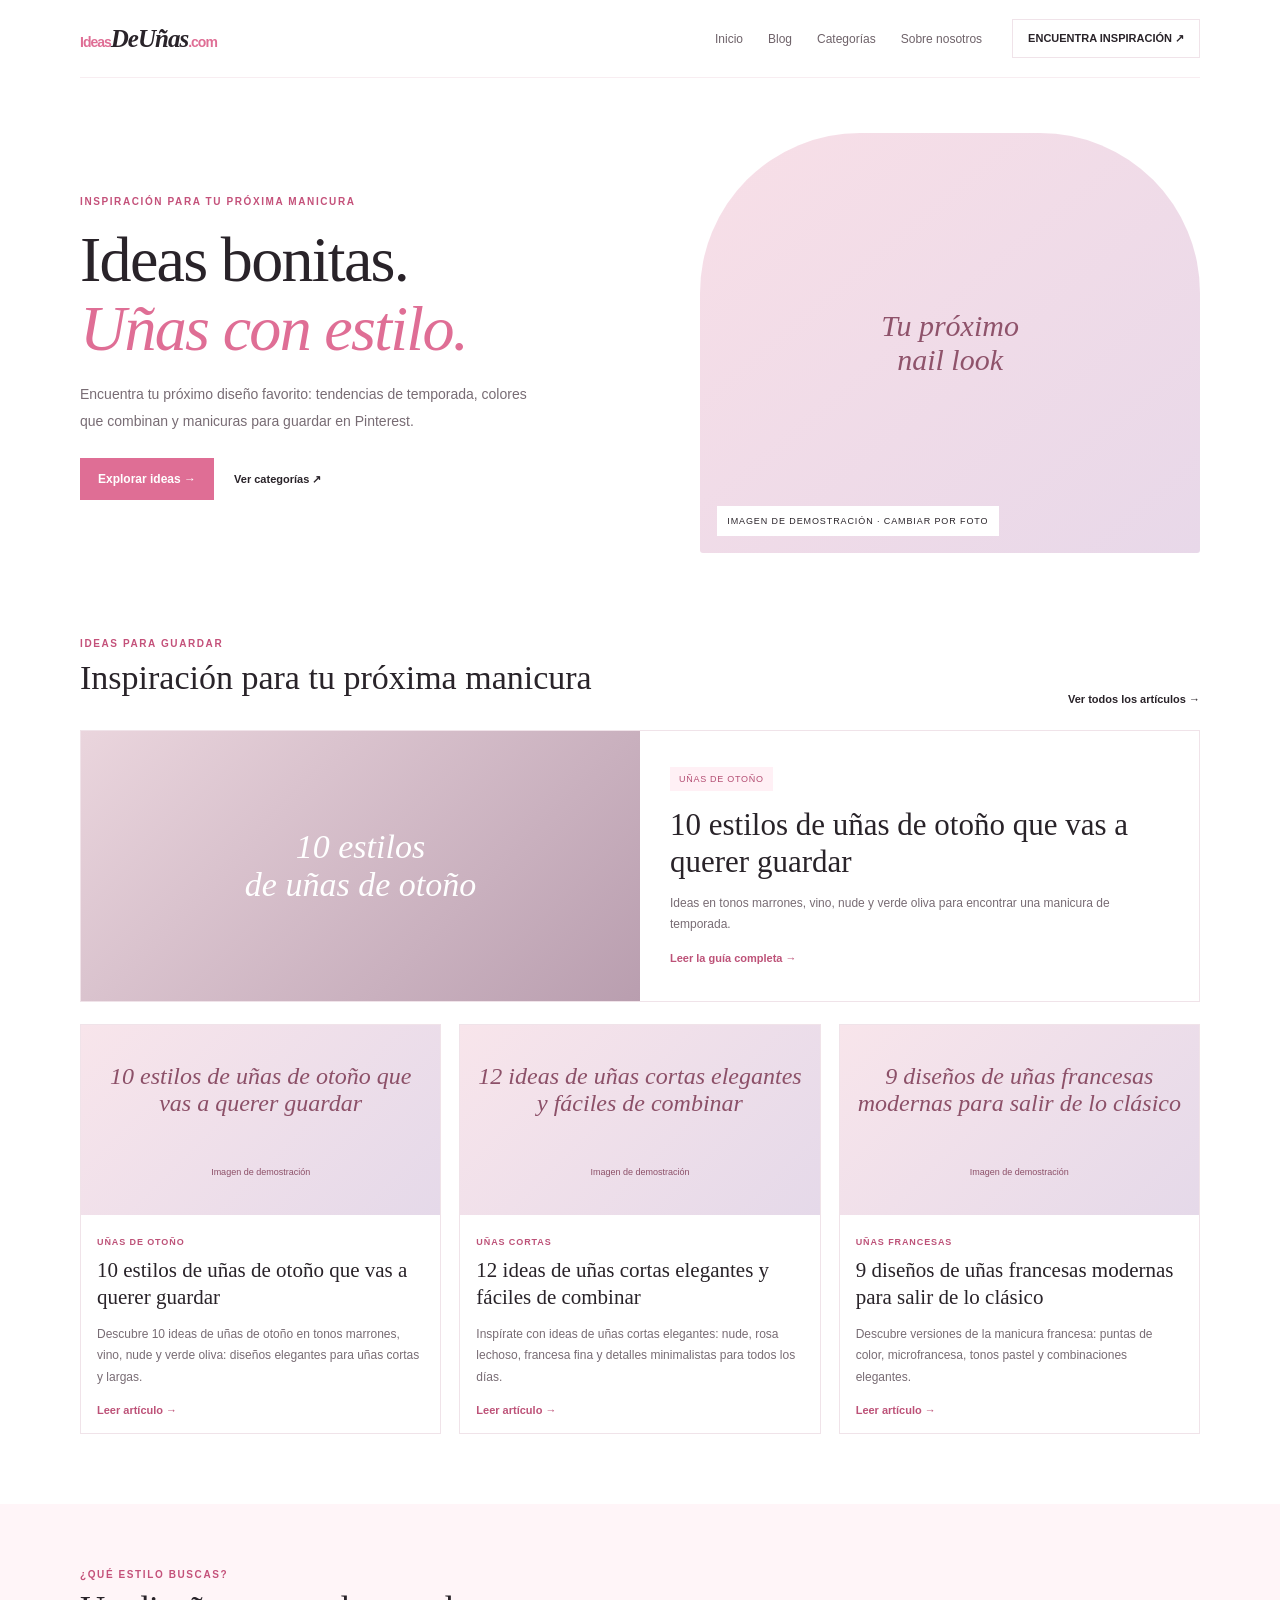
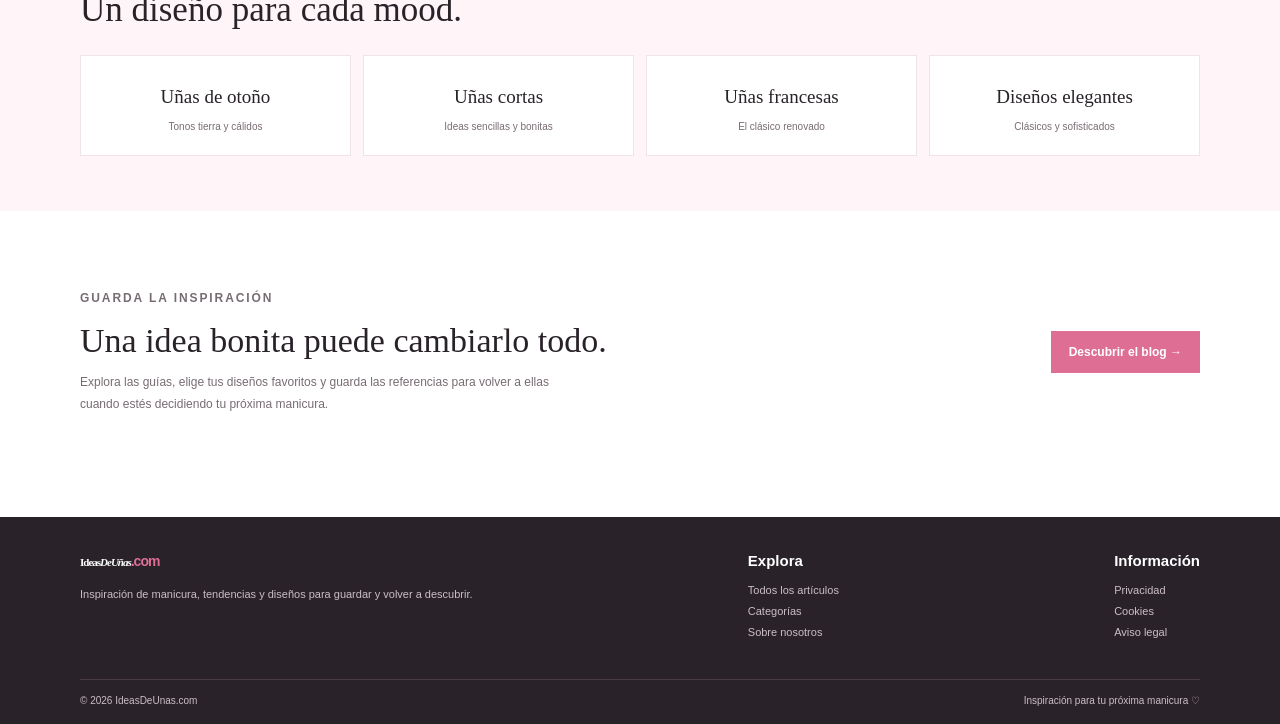
<file: index.html>
<!doctype html><html lang="es"><head><meta charset="utf-8"><meta name="viewport" content="width=device-width, initial-scale=1"><title>Ideas de Uñas | Diseños, tendencias y manicuras bonitas</title><meta name="description" content="Descubre ideas de uñas para cada temporada: diseños elegantes, uñas cortas, francesas modernas y tendencias de manicura para inspirar tu próximo look."><link rel="canonical" href="https://ideasdeunas.com/"><meta property="og:site_name" content="Ideas de Uñas"><meta property="og:type" content="website"><meta property="og:title" content="Ideas de Uñas | Diseños, tendencias y manicuras bonitas"><meta property="og:description" content="Descubre ideas de uñas para cada temporada: diseños elegantes, uñas cortas, francesas modernas y tendencias de manicura para inspirar tu próximo look."><meta property="og:url" content="https://ideasdeunas.com/"><meta property="og:image" content="https://ideasdeunas.com/images/otono-demo.svg"><link rel="stylesheet" href="/blog.css"><script defer src="/blog.js"></script></head><body><header class="header container"><a class="logo" href="/"><span>Ideas</span><em>DeUñas</em><span>.com</span></a><button class="menu" aria-expanded="false" aria-label="Abrir menú">☰</button><nav aria-label="Navegación principal"><a href="/">Inicio</a><a href="/blog/">Blog</a><a href="/#categorias">Categorías</a><a href="/sobre-nosotros.html">Sobre nosotros</a></nav><a class="nav-cta" href="/blog/">ENCUENTRA INSPIRACIÓN ↗</a></header><main><section class="container hero"><div><p class="eyebrow">INSPIRACIÓN PARA TU PRÓXIMA MANICURA</p><h1>Ideas bonitas.<br><em>Uñas con estilo.</em></h1><p>Encuentra tu próximo diseño favorito: tendencias de temporada, colores que combinan y manicuras para guardar en Pinterest.</p><div class="actions"><a class="button" href="/blog/">Explorar ideas →</a><a class="text-link" href="#categorias">Ver categorías ↗</a></div></div><div class="hero-image"><div><div class="image-label">Tu próximo<br>nail look</div><small>IMAGEN DE DEMOSTRACIÓN · CAMBIAR POR FOTO</small></div></div></section><section class="container"><div class="section-heading"><div><p class="eyebrow">IDEAS PARA GUARDAR</p><h2>Inspiración para tu próxima manicura</h2></div><a class="text-link" href="/blog/">Ver todos los artículos →</a></div><article class="feature"><div class="feature-art">10 estilos<br>de uñas de otoño</div><div class="feature-copy"><span class="pill">Uñas de otoño</span><h3><a href="/blog/10-estilos-unas-otono/">10 estilos de uñas de otoño que vas a querer guardar</a></h3><p>Ideas en tonos marrones, vino, nude y verde oliva para encontrar una manicura de temporada.</p><a class="read" href="/blog/10-estilos-unas-otono/">Leer la guía completa →</a></div></article><div class="grid"><article class="card"><a href="/blog/10-estilos-unas-otono/"><div class="card-art">10 estilos de uñas de otoño que vas a querer guardar<small style="display:block;font:9px Arial;margin-top:10px">Imagen de demostración</small></div></a><div class="card-copy"><span class="category">Uñas de otoño</span><h3><a href="/blog/10-estilos-unas-otono/">10 estilos de uñas de otoño que vas a querer guardar</a></h3><p>Descubre 10 ideas de uñas de otoño en tonos marrones, vino, nude y verde oliva: diseños elegantes para uñas cortas y largas.</p><a class="read" href="/blog/10-estilos-unas-otono/">Leer artículo →</a></div></article><article class="card"><a href="/blog/12-unas-cortas-elegantes/"><div class="card-art">12 ideas de uñas cortas elegantes y fáciles de combinar<small style="display:block;font:9px Arial;margin-top:10px">Imagen de demostración</small></div></a><div class="card-copy"><span class="category">Uñas cortas</span><h3><a href="/blog/12-unas-cortas-elegantes/">12 ideas de uñas cortas elegantes y fáciles de combinar</a></h3><p>Inspírate con ideas de uñas cortas elegantes: nude, rosa lechoso, francesa fina y detalles minimalistas para todos los días.</p><a class="read" href="/blog/12-unas-cortas-elegantes/">Leer artículo →</a></div></article><article class="card"><a href="/blog/9-unas-francesas-modernas/"><div class="card-art">9 diseños de uñas francesas modernas para salir de lo clásico<small style="display:block;font:9px Arial;margin-top:10px">Imagen de demostración</small></div></a><div class="card-copy"><span class="category">Uñas francesas</span><h3><a href="/blog/9-unas-francesas-modernas/">9 diseños de uñas francesas modernas para salir de lo clásico</a></h3><p>Descubre versiones de la manicura francesa: puntas de color, microfrancesa, tonos pastel y combinaciones elegantes.</p><a class="read" href="/blog/9-unas-francesas-modernas/">Leer artículo →</a></div></article></div></section><section class="category-band" id="categorias"><div class="container"><p class="eyebrow">¿QUÉ ESTILO BUSCAS?</p><h2>Un diseño para cada mood.</h2><div class="category-grid"><a class="category-tile" href="/blog/10-estilos-unas-otono/"><b>Uñas de otoño</b><small>Tonos tierra y cálidos</small></a><a class="category-tile" href="/blog/12-unas-cortas-elegantes/"><b>Uñas cortas</b><small>Ideas sencillas y bonitas</small></a><a class="category-tile" href="/blog/9-unas-francesas-modernas/"><b>Uñas francesas</b><small>El clásico renovado</small></a><a class="category-tile" href="/blog/"><b>Diseños elegantes</b><small>Clásicos y sofisticados</small></a></div></div></section><section class="container newsletter"><div><p class="eyebrow">GUARDA LA INSPIRACIÓN</p><h2>Una idea bonita puede cambiarlo todo.</h2><p>Explora las guías, elige tus diseños favoritos y guarda las referencias para volver a ellas cuando estés decidiendo tu próxima manicura.</p></div><a class="button" href="/blog/">Descubrir el blog →</a></section></main><footer class="footer"><div class="container"><div class="footer-inner"><div><a class="logo" href="/" style="color:white">Ideas<em>DeUñas</em><span>.com</span></a><p>Inspiración de manicura, tendencias y diseños para guardar y volver a descubrir.</p></div><div><strong>Explora</strong><p><a href="/blog/">Todos los artículos</a><br><a href="/#categorias">Categorías</a><br><a href="/sobre-nosotros.html">Sobre nosotros</a></p></div><div><strong>Información</strong><p><a href="/privacidad.html">Privacidad</a><br><a href="/cookies.html">Cookies</a><br><a href="/aviso-legal.html">Aviso legal</a></p></div></div><div class="footer-bottom"><span>© 2026 IdeasDeUnas.com</span><span>Inspiración para tu próxima manicura ♡</span></div></div></footer></body></html>
</file>
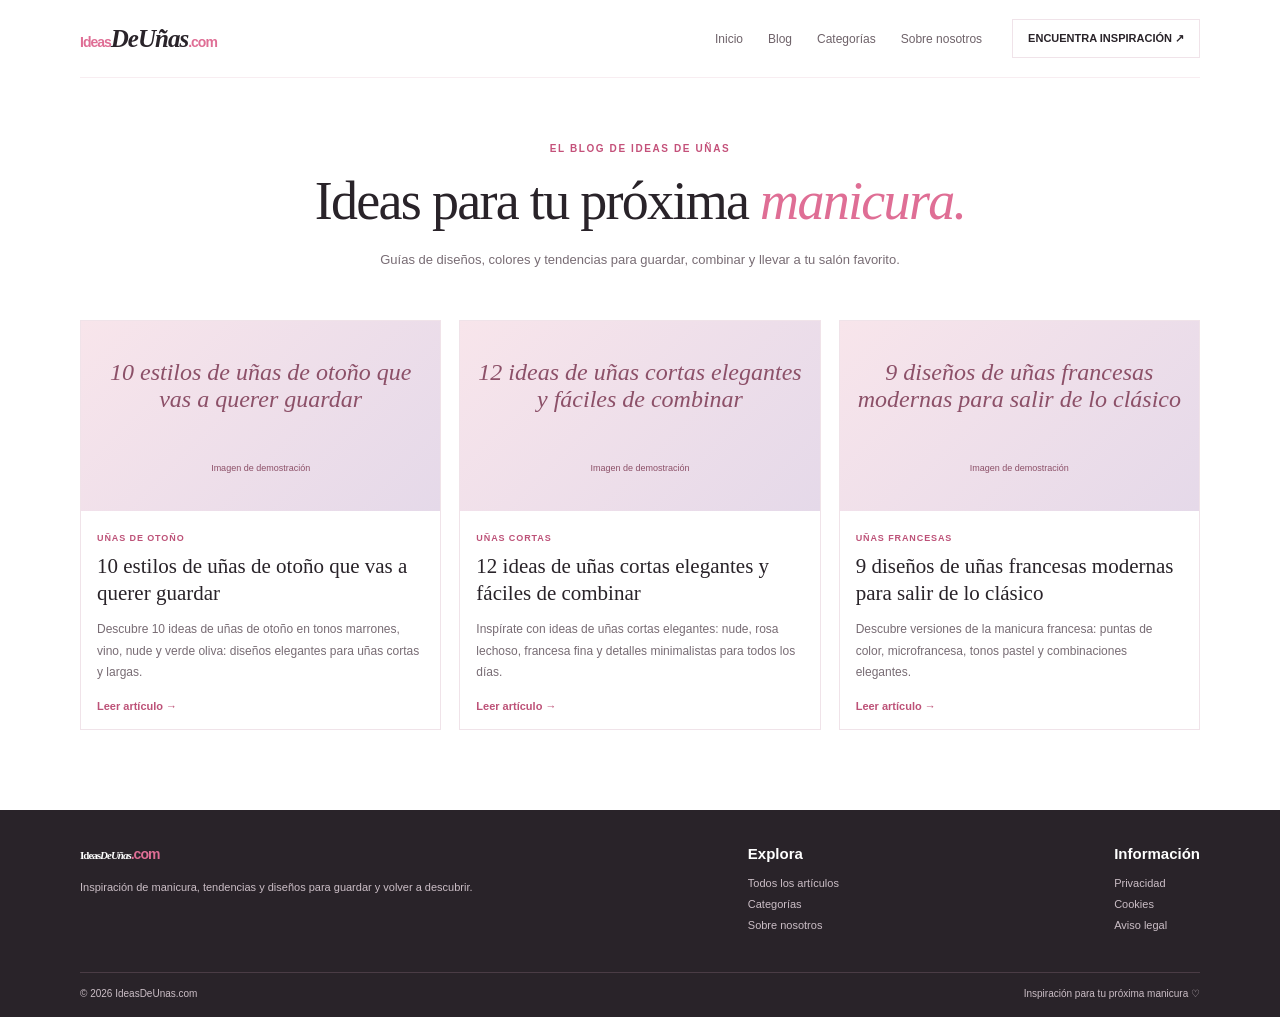
<file: blog/index.html>
<!doctype html><html lang="es"><head><meta charset="utf-8"><meta name="viewport" content="width=device-width, initial-scale=1"><title>Blog de uñas: diseños y tendencias | Ideas de Uñas</title><meta name="description" content="Explora artículos de inspiración con diseños de uñas para otoño, uñas cortas, manicuras elegantes y tendencias de temporada."><link rel="canonical" href="https://ideasdeunas.com/blog/"><meta property="og:site_name" content="Ideas de Uñas"><meta property="og:type" content="website"><meta property="og:title" content="Blog de uñas: diseños y tendencias | Ideas de Uñas"><meta property="og:description" content="Explora artículos de inspiración con diseños de uñas para otoño, uñas cortas, manicuras elegantes y tendencias de temporada."><meta property="og:url" content="https://ideasdeunas.com/blog/"><meta property="og:image" content="https://ideasdeunas.com/images/otono-demo.svg"><link rel="stylesheet" href="/blog.css"><script defer src="/blog.js"></script></head><body><header class="header container"><a class="logo" href="/"><span>Ideas</span><em>DeUñas</em><span>.com</span></a><button class="menu" aria-expanded="false" aria-label="Abrir menú">☰</button><nav aria-label="Navegación principal"><a href="/">Inicio</a><a href="/blog/">Blog</a><a href="/#categorias">Categorías</a><a href="/sobre-nosotros.html">Sobre nosotros</a></nav><a class="nav-cta" href="/blog/">ENCUENTRA INSPIRACIÓN ↗</a></header><main class="container post-list"><header class="intro"><p class="eyebrow">EL BLOG DE IDEAS DE UÑAS</p><h1>Ideas para tu próxima <em>manicura.</em></h1><p>Guías de diseños, colores y tendencias para guardar, combinar y llevar a tu salón favorito.</p></header><div class="grid"><article class="card"><a href="/blog/10-estilos-unas-otono/"><div class="card-art">10 estilos de uñas de otoño que vas a querer guardar<small style="display:block;font:9px Arial;margin-top:10px">Imagen de demostración</small></div></a><div class="card-copy"><span class="category">Uñas de otoño</span><h3><a href="/blog/10-estilos-unas-otono/">10 estilos de uñas de otoño que vas a querer guardar</a></h3><p>Descubre 10 ideas de uñas de otoño en tonos marrones, vino, nude y verde oliva: diseños elegantes para uñas cortas y largas.</p><a class="read" href="/blog/10-estilos-unas-otono/">Leer artículo →</a></div></article><article class="card"><a href="/blog/12-unas-cortas-elegantes/"><div class="card-art">12 ideas de uñas cortas elegantes y fáciles de combinar<small style="display:block;font:9px Arial;margin-top:10px">Imagen de demostración</small></div></a><div class="card-copy"><span class="category">Uñas cortas</span><h3><a href="/blog/12-unas-cortas-elegantes/">12 ideas de uñas cortas elegantes y fáciles de combinar</a></h3><p>Inspírate con ideas de uñas cortas elegantes: nude, rosa lechoso, francesa fina y detalles minimalistas para todos los días.</p><a class="read" href="/blog/12-unas-cortas-elegantes/">Leer artículo →</a></div></article><article class="card"><a href="/blog/9-unas-francesas-modernas/"><div class="card-art">9 diseños de uñas francesas modernas para salir de lo clásico<small style="display:block;font:9px Arial;margin-top:10px">Imagen de demostración</small></div></a><div class="card-copy"><span class="category">Uñas francesas</span><h3><a href="/blog/9-unas-francesas-modernas/">9 diseños de uñas francesas modernas para salir de lo clásico</a></h3><p>Descubre versiones de la manicura francesa: puntas de color, microfrancesa, tonos pastel y combinaciones elegantes.</p><a class="read" href="/blog/9-unas-francesas-modernas/">Leer artículo →</a></div></article></div></main><footer class="footer"><div class="container"><div class="footer-inner"><div><a class="logo" href="/" style="color:white">Ideas<em>DeUñas</em><span>.com</span></a><p>Inspiración de manicura, tendencias y diseños para guardar y volver a descubrir.</p></div><div><strong>Explora</strong><p><a href="/blog/">Todos los artículos</a><br><a href="/#categorias">Categorías</a><br><a href="/sobre-nosotros.html">Sobre nosotros</a></p></div><div><strong>Información</strong><p><a href="/privacidad.html">Privacidad</a><br><a href="/cookies.html">Cookies</a><br><a href="/aviso-legal.html">Aviso legal</a></p></div></div><div class="footer-bottom"><span>© 2026 IdeasDeUnas.com</span><span>Inspiración para tu próxima manicura ♡</span></div></div></footer></body></html>
</file>
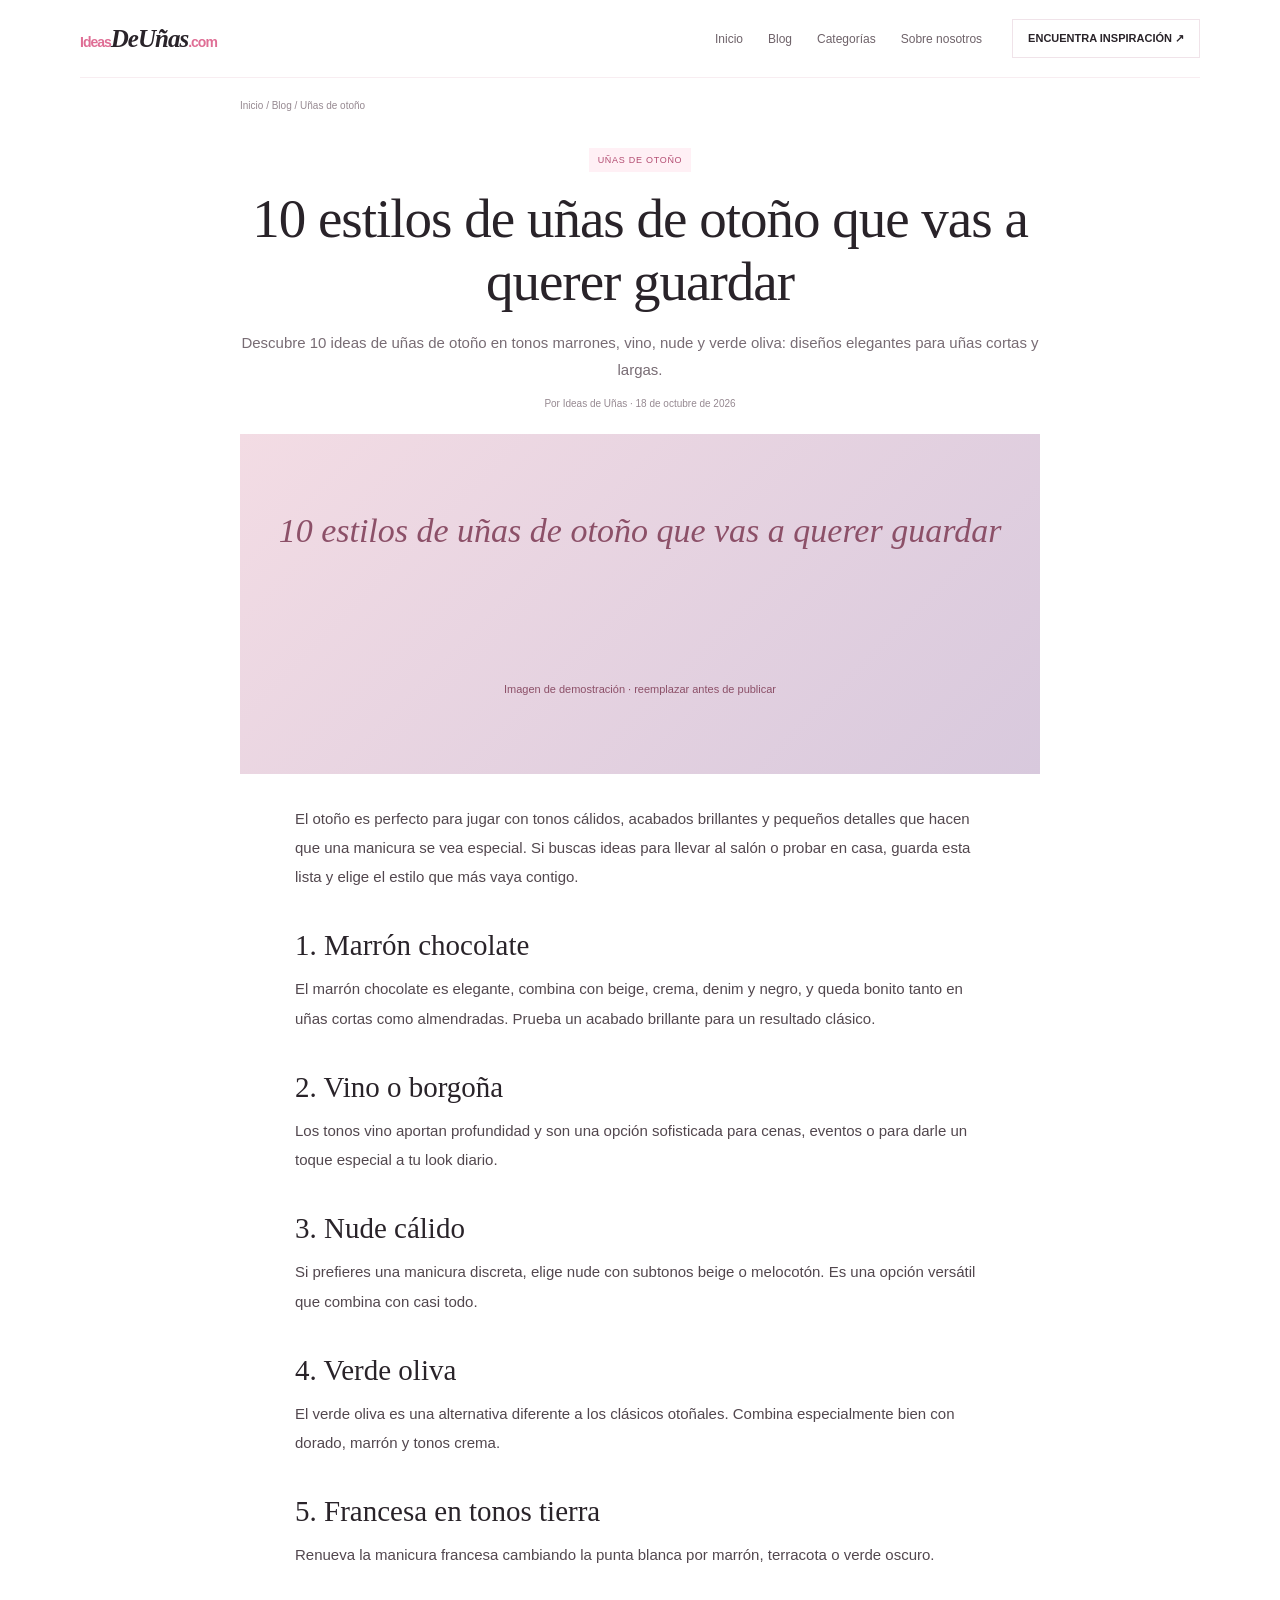
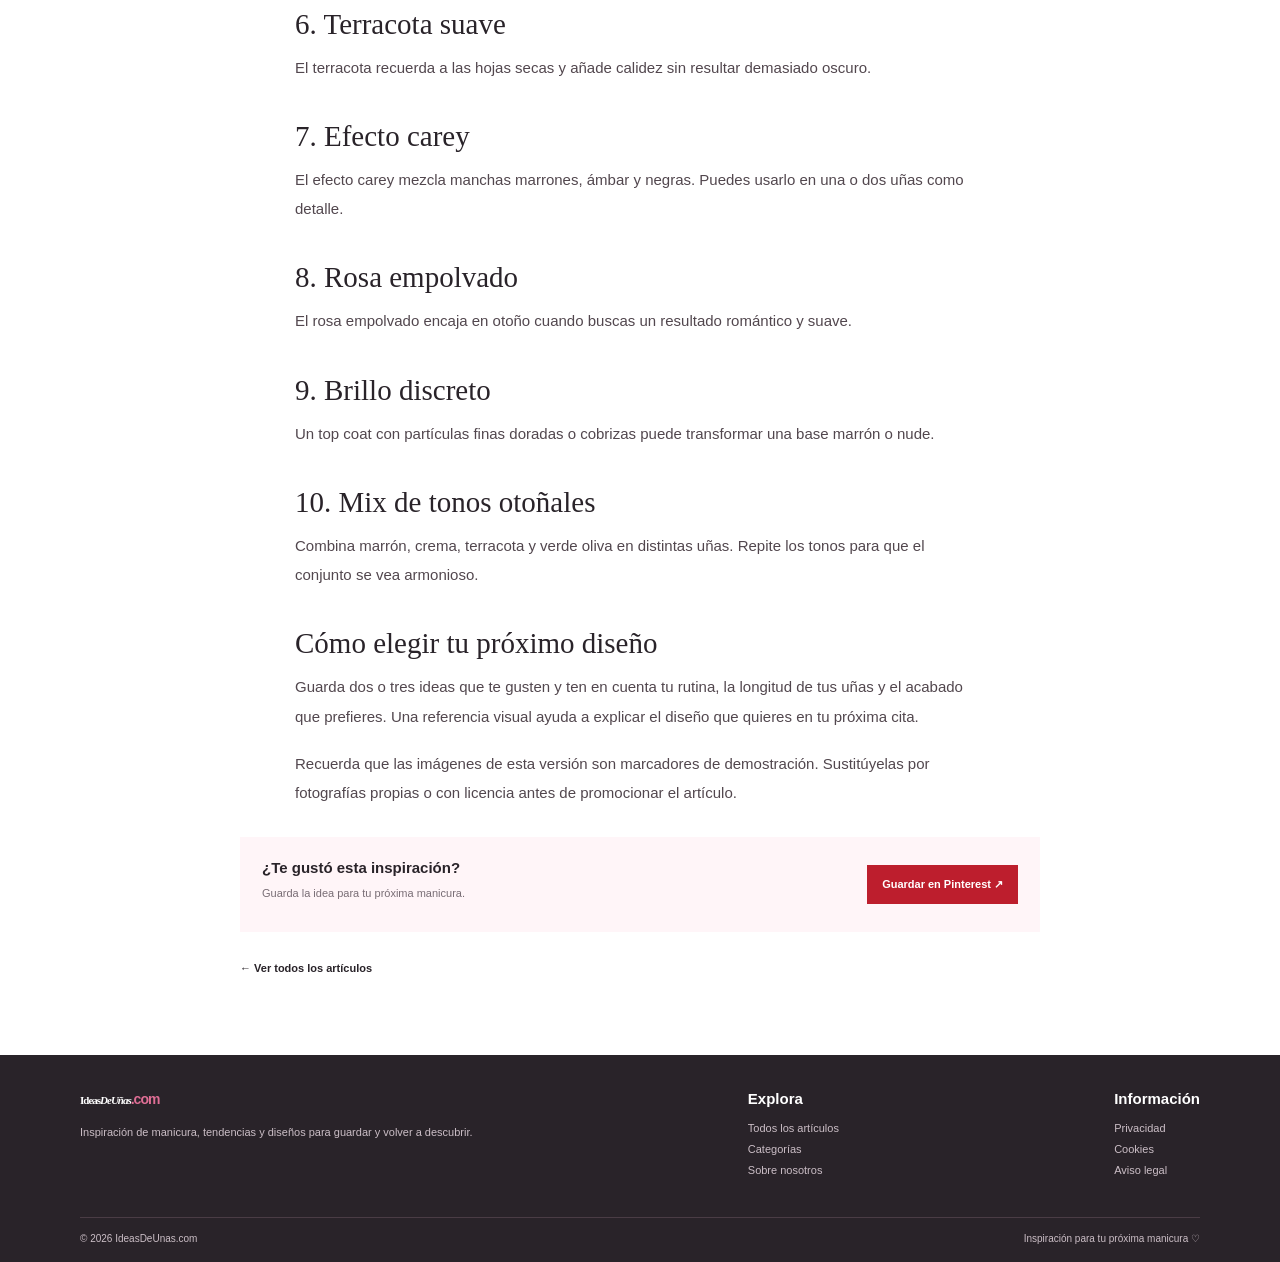
<file: blog/10-estilos-unas-otono/index.html>
<!doctype html><html lang="es"><head><meta charset="utf-8"><meta name="viewport" content="width=device-width, initial-scale=1"><title>10 estilos de uñas de otoño que vas a querer guardar | Ideas de Uñas</title><meta name="description" content="Descubre 10 ideas de uñas de otoño en tonos marrones, vino, nude y verde oliva: diseños elegantes para uñas cortas y largas."><link rel="canonical" href="https://ideasdeunas.com/blog/10-estilos-unas-otono/"><meta property="og:site_name" content="Ideas de Uñas"><meta property="og:type" content="website"><meta property="og:title" content="10 estilos de uñas de otoño que vas a querer guardar | Ideas de Uñas"><meta property="og:description" content="Descubre 10 ideas de uñas de otoño en tonos marrones, vino, nude y verde oliva: diseños elegantes para uñas cortas y largas."><meta property="og:url" content="https://ideasdeunas.com/blog/10-estilos-unas-otono/"><meta property="og:image" content="https://ideasdeunas.com/images/otono-demo.svg"><link rel="stylesheet" href="/blog.css"><script defer src="/blog.js"></script></head><body><header class="header container"><a class="logo" href="/"><span>Ideas</span><em>DeUñas</em><span>.com</span></a><button class="menu" aria-expanded="false" aria-label="Abrir menú">☰</button><nav aria-label="Navegación principal"><a href="/">Inicio</a><a href="/blog/">Blog</a><a href="/#categorias">Categorías</a><a href="/sobre-nosotros.html">Sobre nosotros</a></nav><a class="nav-cta" href="/blog/">ENCUENTRA INSPIRACIÓN ↗</a></header><main class="container article-layout"><div class="breadcrumbs"><a href="/">Inicio</a> / <a href="/blog/">Blog</a> / Uñas de otoño</div><article><header class="article-head"><span class="pill">Uñas de otoño</span><h1>10 estilos de uñas de otoño que vas a querer guardar</h1><p>Descubre 10 ideas de uñas de otoño en tonos marrones, vino, nude y verde oliva: diseños elegantes para uñas cortas y largas.</p><div class="date">Por Ideas de Uñas · 18 de octubre de 2026</div></header><div class="article-cover">10 estilos de uñas de otoño que vas a querer guardar<small style="display:block;font:11px Arial;margin-top:15px">Imagen de demostración · reemplazar antes de publicar</small></div><div class="article-body"><p>El otoño es perfecto para jugar con tonos cálidos, acabados brillantes y pequeños detalles que hacen que una manicura se vea especial. Si buscas ideas para llevar al salón o probar en casa, guarda esta lista y elige el estilo que más vaya contigo.</p><h2>1. Marrón chocolate</h2><p>El marrón chocolate es elegante, combina con beige, crema, denim y negro, y queda bonito tanto en uñas cortas como almendradas. Prueba un acabado brillante para un resultado clásico.</p><h2>2. Vino o borgoña</h2><p>Los tonos vino aportan profundidad y son una opción sofisticada para cenas, eventos o para darle un toque especial a tu look diario.</p><h2>3. Nude cálido</h2><p>Si prefieres una manicura discreta, elige nude con subtonos beige o melocotón. Es una opción versátil que combina con casi todo.</p><h2>4. Verde oliva</h2><p>El verde oliva es una alternativa diferente a los clásicos otoñales. Combina especialmente bien con dorado, marrón y tonos crema.</p><h2>5. Francesa en tonos tierra</h2><p>Renueva la manicura francesa cambiando la punta blanca por marrón, terracota o verde oscuro.</p><h2>6. Terracota suave</h2><p>El terracota recuerda a las hojas secas y añade calidez sin resultar demasiado oscuro.</p><h2>7. Efecto carey</h2><p>El efecto carey mezcla manchas marrones, ámbar y negras. Puedes usarlo en una o dos uñas como detalle.</p><h2>8. Rosa empolvado</h2><p>El rosa empolvado encaja en otoño cuando buscas un resultado romántico y suave.</p><h2>9. Brillo discreto</h2><p>Un top coat con partículas finas doradas o cobrizas puede transformar una base marrón o nude.</p><h2>10. Mix de tonos otoñales</h2><p>Combina marrón, crema, terracota y verde oliva en distintas uñas. Repite los tonos para que el conjunto se vea armonioso.</p><h2>Cómo elegir tu próximo diseño</h2><p>Guarda dos o tres ideas que te gusten y ten en cuenta tu rutina, la longitud de tus uñas y el acabado que prefieres. Una referencia visual ayuda a explicar el diseño que quieres en tu próxima cita.</p><p>Recuerda que las imágenes de esta versión son marcadores de demostración. Sustitúyelas por fotografías propias o con licencia antes de promocionar el artículo.</p></div><div class="pin-cta"><div><strong>¿Te gustó esta inspiración?</strong><p>Guarda la idea para tu próxima manicura.</p></div><a class="pin-button" target="_blank" rel="noopener noreferrer" href="https://pinterest.com/pin/create/button/?url=https%3A%2F%2Fideasdeunas.com%2Fblog%2F10-estilos-unas-otono%2F&media=https%3A%2F%2Fideasdeunas.com%2Fimages%2Fotono-demo.svg&description=10%20estilos%20de%20uñas%20de%20otoño%20que%20vas%20a%20querer%20guardar">Guardar en Pinterest ↗</a></div></article><p class="text-link"><a href="/blog/">← Ver todos los artículos</a></p></main><footer class="footer"><div class="container"><div class="footer-inner"><div><a class="logo" href="/" style="color:white">Ideas<em>DeUñas</em><span>.com</span></a><p>Inspiración de manicura, tendencias y diseños para guardar y volver a descubrir.</p></div><div><strong>Explora</strong><p><a href="/blog/">Todos los artículos</a><br><a href="/#categorias">Categorías</a><br><a href="/sobre-nosotros.html">Sobre nosotros</a></p></div><div><strong>Información</strong><p><a href="/privacidad.html">Privacidad</a><br><a href="/cookies.html">Cookies</a><br><a href="/aviso-legal.html">Aviso legal</a></p></div></div><div class="footer-bottom"><span>© 2026 IdeasDeUnas.com</span><span>Inspiración para tu próxima manicura ♡</span></div></div></footer></body></html>
</file>
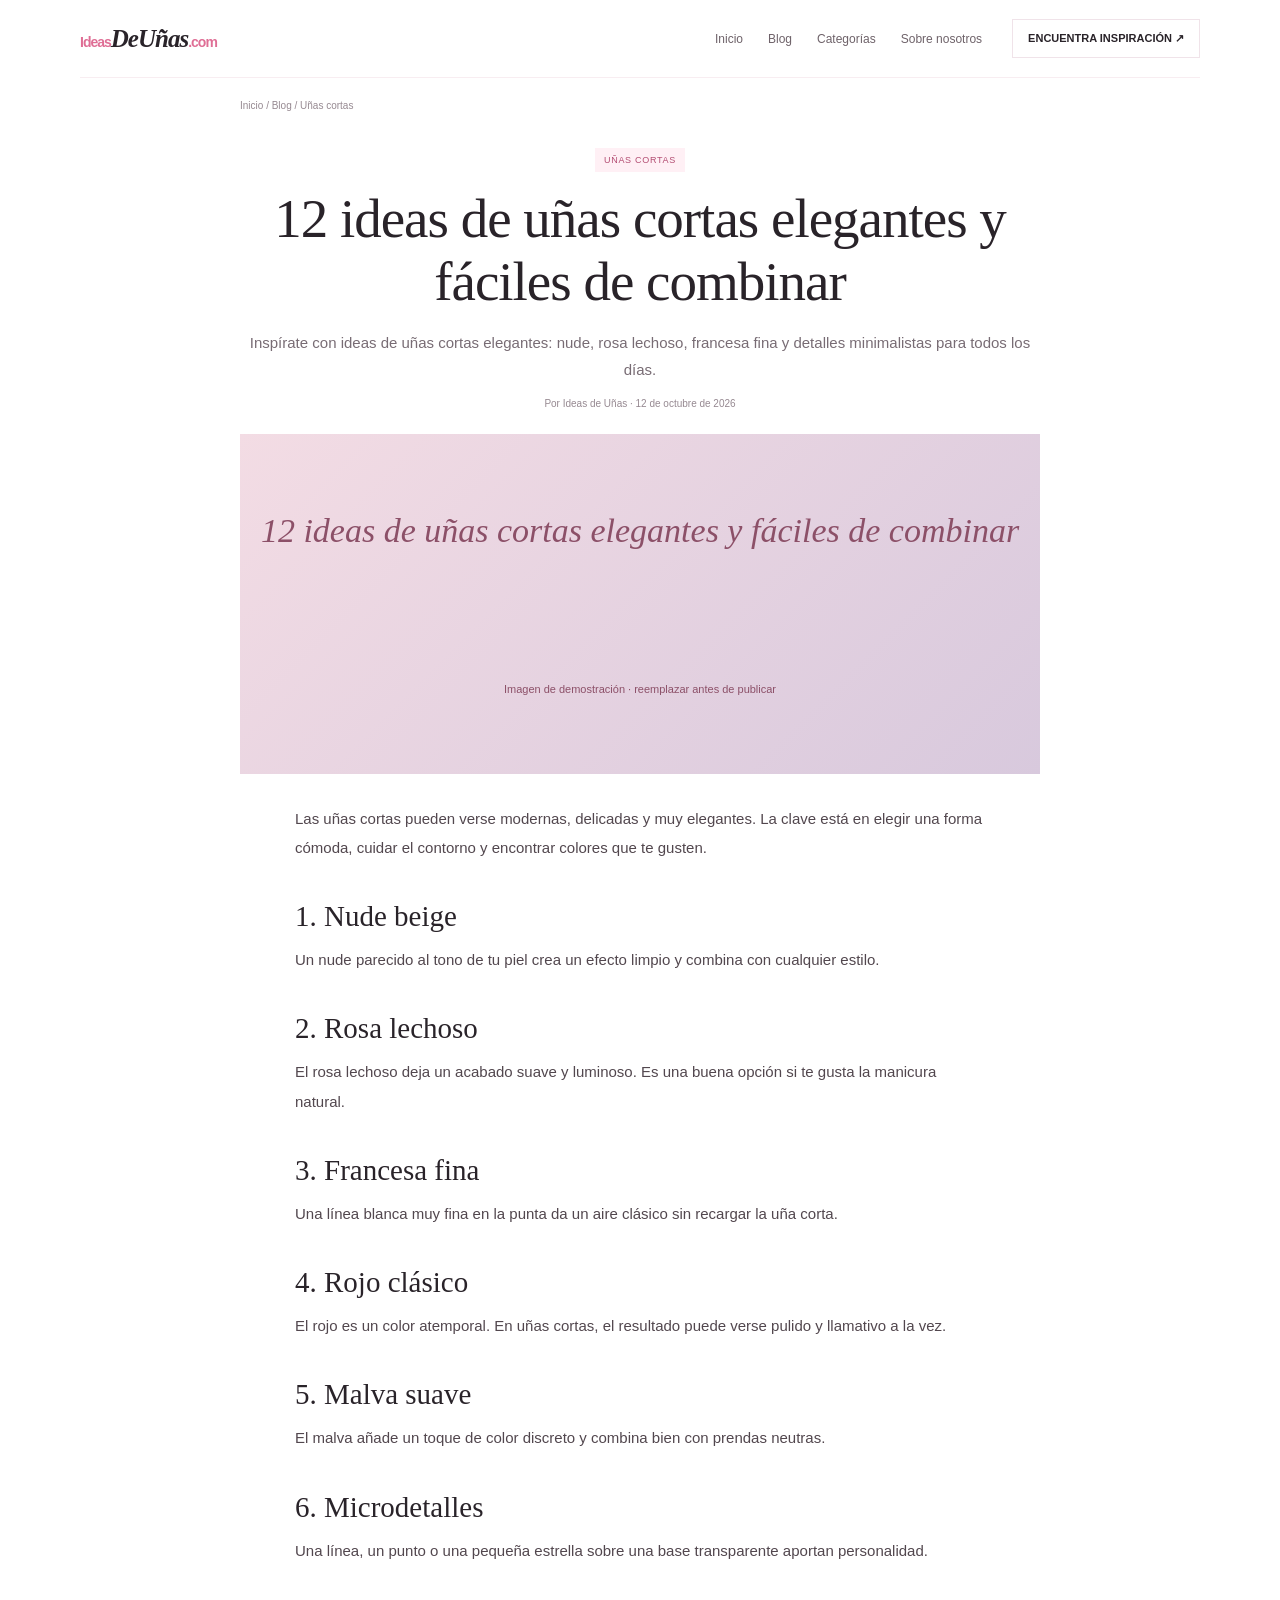
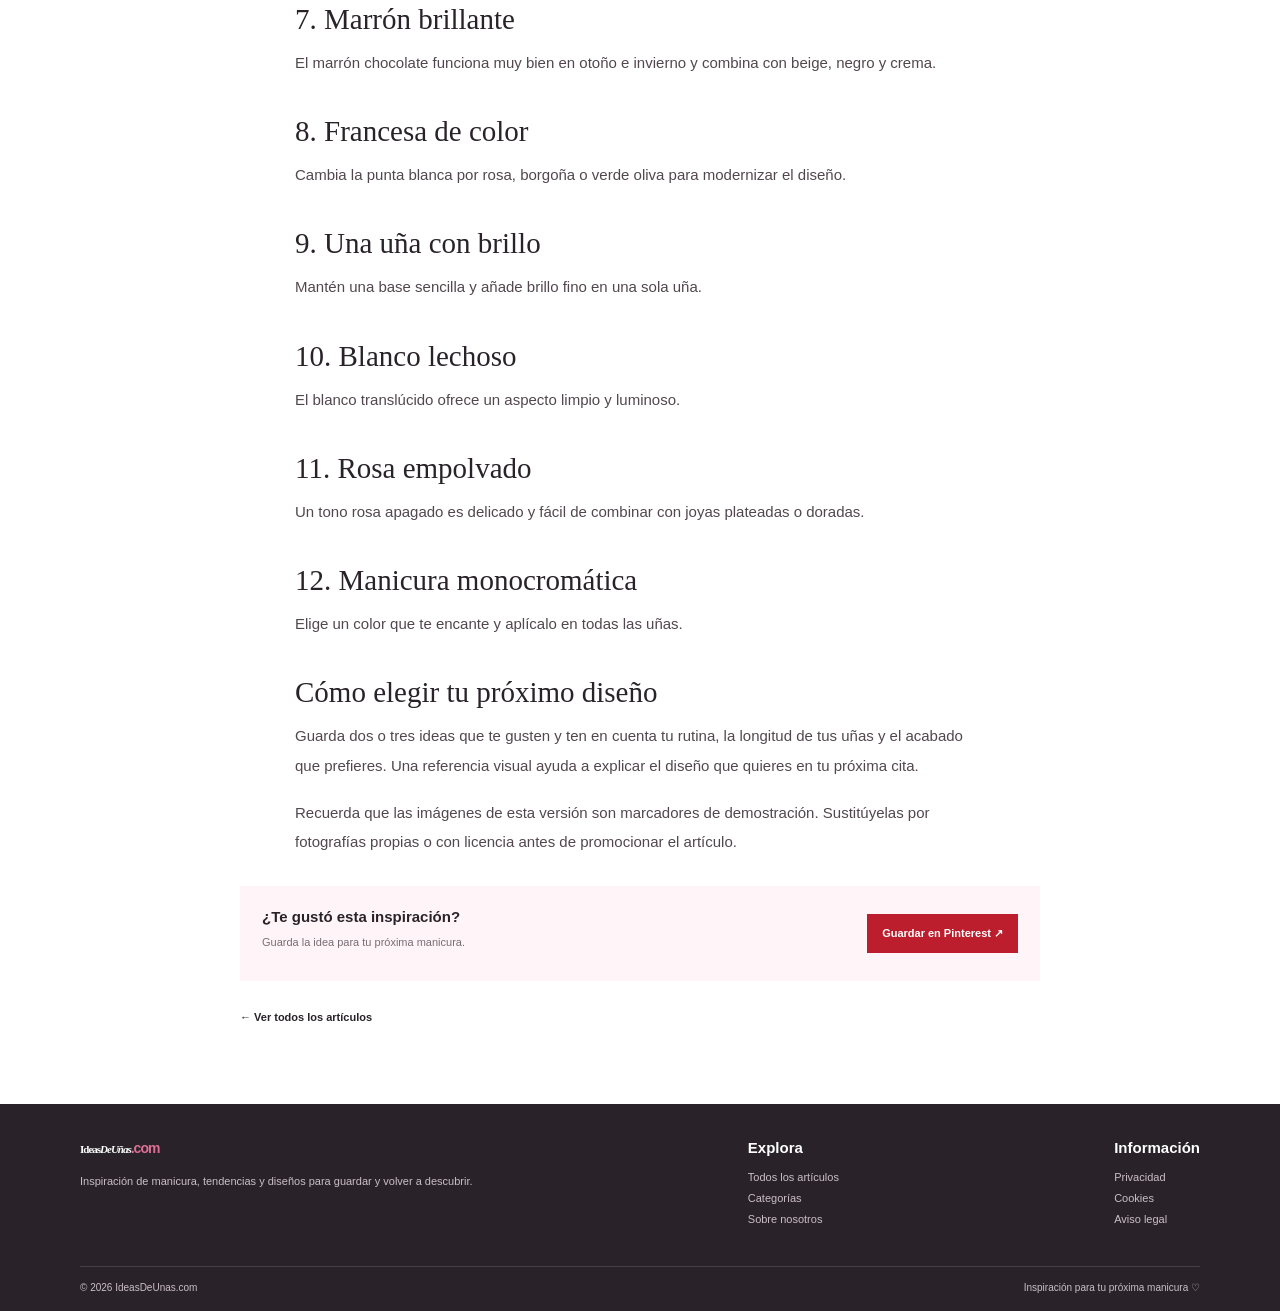
<file: blog/12-unas-cortas-elegantes/index.html>
<!doctype html><html lang="es"><head><meta charset="utf-8"><meta name="viewport" content="width=device-width, initial-scale=1"><title>12 ideas de uñas cortas elegantes y fáciles de combinar | Ideas de Uñas</title><meta name="description" content="Inspírate con ideas de uñas cortas elegantes: nude, rosa lechoso, francesa fina y detalles minimalistas para todos los días."><link rel="canonical" href="https://ideasdeunas.com/blog/12-unas-cortas-elegantes/"><meta property="og:site_name" content="Ideas de Uñas"><meta property="og:type" content="website"><meta property="og:title" content="12 ideas de uñas cortas elegantes y fáciles de combinar | Ideas de Uñas"><meta property="og:description" content="Inspírate con ideas de uñas cortas elegantes: nude, rosa lechoso, francesa fina y detalles minimalistas para todos los días."><meta property="og:url" content="https://ideasdeunas.com/blog/12-unas-cortas-elegantes/"><meta property="og:image" content="https://ideasdeunas.com/images/otono-demo.svg"><link rel="stylesheet" href="/blog.css"><script defer src="/blog.js"></script></head><body><header class="header container"><a class="logo" href="/"><span>Ideas</span><em>DeUñas</em><span>.com</span></a><button class="menu" aria-expanded="false" aria-label="Abrir menú">☰</button><nav aria-label="Navegación principal"><a href="/">Inicio</a><a href="/blog/">Blog</a><a href="/#categorias">Categorías</a><a href="/sobre-nosotros.html">Sobre nosotros</a></nav><a class="nav-cta" href="/blog/">ENCUENTRA INSPIRACIÓN ↗</a></header><main class="container article-layout"><div class="breadcrumbs"><a href="/">Inicio</a> / <a href="/blog/">Blog</a> / Uñas cortas</div><article><header class="article-head"><span class="pill">Uñas cortas</span><h1>12 ideas de uñas cortas elegantes y fáciles de combinar</h1><p>Inspírate con ideas de uñas cortas elegantes: nude, rosa lechoso, francesa fina y detalles minimalistas para todos los días.</p><div class="date">Por Ideas de Uñas · 12 de octubre de 2026</div></header><div class="article-cover">12 ideas de uñas cortas elegantes y fáciles de combinar<small style="display:block;font:11px Arial;margin-top:15px">Imagen de demostración · reemplazar antes de publicar</small></div><div class="article-body"><p>Las uñas cortas pueden verse modernas, delicadas y muy elegantes. La clave está en elegir una forma cómoda, cuidar el contorno y encontrar colores que te gusten.</p><h2>1. Nude beige</h2><p>Un nude parecido al tono de tu piel crea un efecto limpio y combina con cualquier estilo.</p><h2>2. Rosa lechoso</h2><p>El rosa lechoso deja un acabado suave y luminoso. Es una buena opción si te gusta la manicura natural.</p><h2>3. Francesa fina</h2><p>Una línea blanca muy fina en la punta da un aire clásico sin recargar la uña corta.</p><h2>4. Rojo clásico</h2><p>El rojo es un color atemporal. En uñas cortas, el resultado puede verse pulido y llamativo a la vez.</p><h2>5. Malva suave</h2><p>El malva añade un toque de color discreto y combina bien con prendas neutras.</p><h2>6. Microdetalles</h2><p>Una línea, un punto o una pequeña estrella sobre una base transparente aportan personalidad.</p><h2>7. Marrón brillante</h2><p>El marrón chocolate funciona muy bien en otoño e invierno y combina con beige, negro y crema.</p><h2>8. Francesa de color</h2><p>Cambia la punta blanca por rosa, borgoña o verde oliva para modernizar el diseño.</p><h2>9. Una uña con brillo</h2><p>Mantén una base sencilla y añade brillo fino en una sola uña.</p><h2>10. Blanco lechoso</h2><p>El blanco translúcido ofrece un aspecto limpio y luminoso.</p><h2>11. Rosa empolvado</h2><p>Un tono rosa apagado es delicado y fácil de combinar con joyas plateadas o doradas.</p><h2>12. Manicura monocromática</h2><p>Elige un color que te encante y aplícalo en todas las uñas.</p><h2>Cómo elegir tu próximo diseño</h2><p>Guarda dos o tres ideas que te gusten y ten en cuenta tu rutina, la longitud de tus uñas y el acabado que prefieres. Una referencia visual ayuda a explicar el diseño que quieres en tu próxima cita.</p><p>Recuerda que las imágenes de esta versión son marcadores de demostración. Sustitúyelas por fotografías propias o con licencia antes de promocionar el artículo.</p></div><div class="pin-cta"><div><strong>¿Te gustó esta inspiración?</strong><p>Guarda la idea para tu próxima manicura.</p></div><a class="pin-button" target="_blank" rel="noopener noreferrer" href="https://pinterest.com/pin/create/button/?url=https%3A%2F%2Fideasdeunas.com%2Fblog%2F12-unas-cortas-elegantes%2F&media=https%3A%2F%2Fideasdeunas.com%2Fimages%2Fcortas-demo.svg&description=12%20ideas%20de%20uñas%20cortas%20elegantes%20y%20fáciles%20de%20combinar">Guardar en Pinterest ↗</a></div></article><p class="text-link"><a href="/blog/">← Ver todos los artículos</a></p></main><footer class="footer"><div class="container"><div class="footer-inner"><div><a class="logo" href="/" style="color:white">Ideas<em>DeUñas</em><span>.com</span></a><p>Inspiración de manicura, tendencias y diseños para guardar y volver a descubrir.</p></div><div><strong>Explora</strong><p><a href="/blog/">Todos los artículos</a><br><a href="/#categorias">Categorías</a><br><a href="/sobre-nosotros.html">Sobre nosotros</a></p></div><div><strong>Información</strong><p><a href="/privacidad.html">Privacidad</a><br><a href="/cookies.html">Cookies</a><br><a href="/aviso-legal.html">Aviso legal</a></p></div></div><div class="footer-bottom"><span>© 2026 IdeasDeUnas.com</span><span>Inspiración para tu próxima manicura ♡</span></div></div></footer></body></html>
</file>
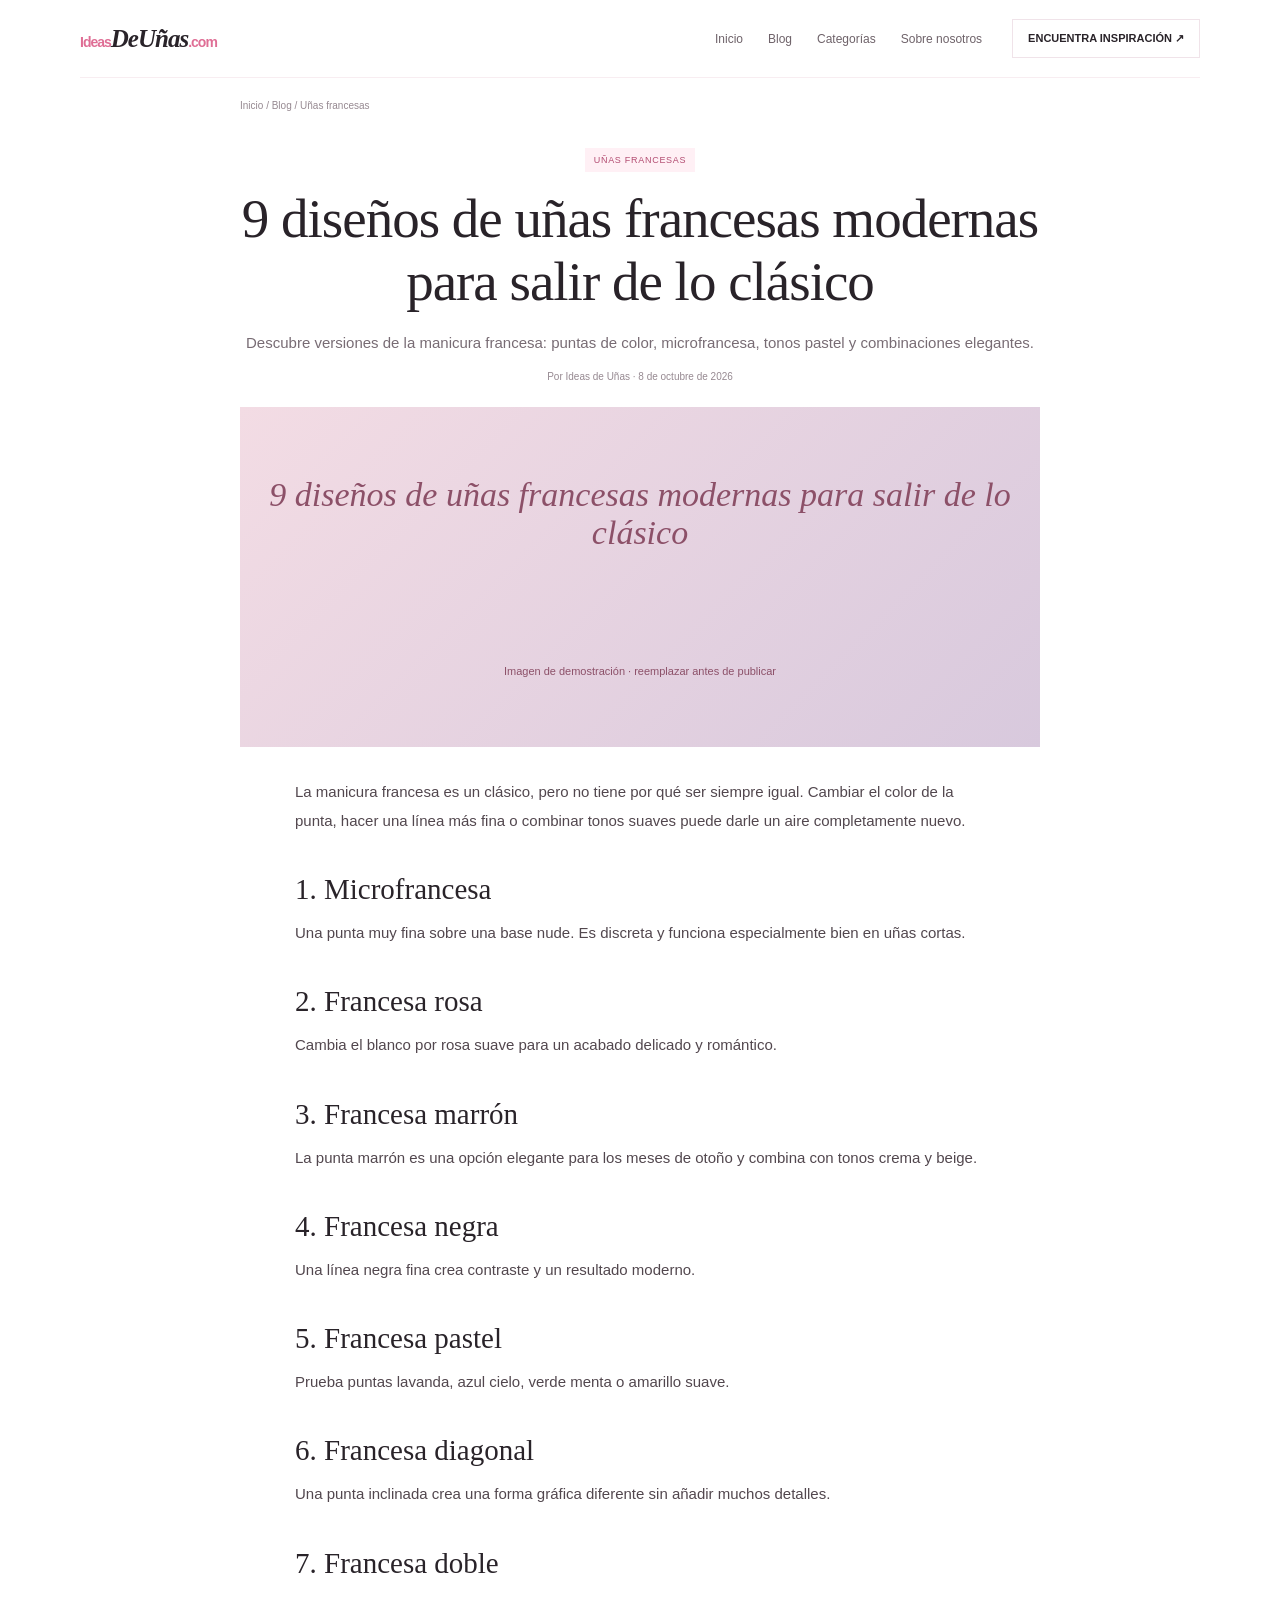
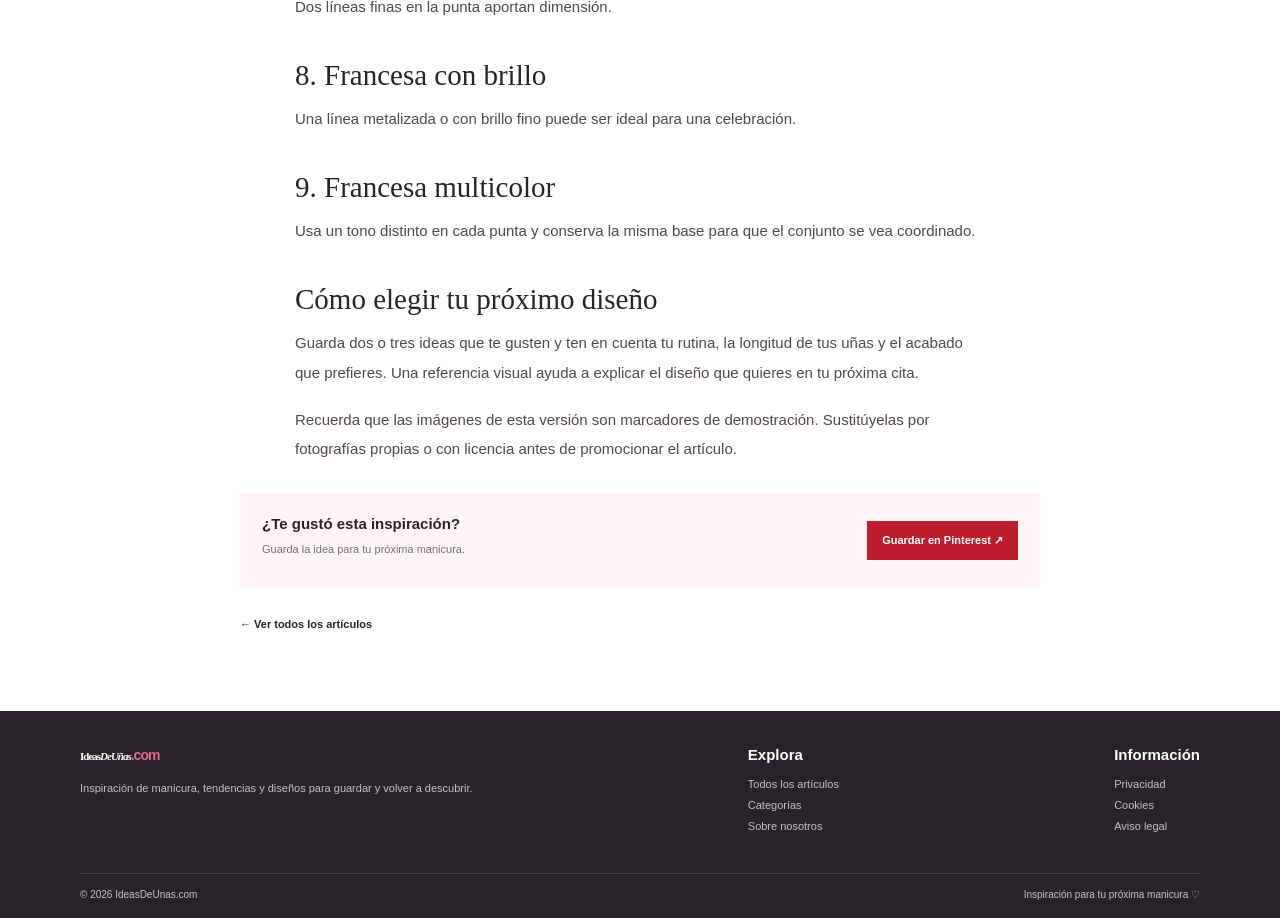
<file: blog/9-unas-francesas-modernas/index.html>
<!doctype html><html lang="es"><head><meta charset="utf-8"><meta name="viewport" content="width=device-width, initial-scale=1"><title>9 diseños de uñas francesas modernas para salir de lo clásico | Ideas de Uñas</title><meta name="description" content="Descubre versiones de la manicura francesa: puntas de color, microfrancesa, tonos pastel y combinaciones elegantes."><link rel="canonical" href="https://ideasdeunas.com/blog/9-unas-francesas-modernas/"><meta property="og:site_name" content="Ideas de Uñas"><meta property="og:type" content="website"><meta property="og:title" content="9 diseños de uñas francesas modernas para salir de lo clásico | Ideas de Uñas"><meta property="og:description" content="Descubre versiones de la manicura francesa: puntas de color, microfrancesa, tonos pastel y combinaciones elegantes."><meta property="og:url" content="https://ideasdeunas.com/blog/9-unas-francesas-modernas/"><meta property="og:image" content="https://ideasdeunas.com/images/otono-demo.svg"><link rel="stylesheet" href="/blog.css"><script defer src="/blog.js"></script></head><body><header class="header container"><a class="logo" href="/"><span>Ideas</span><em>DeUñas</em><span>.com</span></a><button class="menu" aria-expanded="false" aria-label="Abrir menú">☰</button><nav aria-label="Navegación principal"><a href="/">Inicio</a><a href="/blog/">Blog</a><a href="/#categorias">Categorías</a><a href="/sobre-nosotros.html">Sobre nosotros</a></nav><a class="nav-cta" href="/blog/">ENCUENTRA INSPIRACIÓN ↗</a></header><main class="container article-layout"><div class="breadcrumbs"><a href="/">Inicio</a> / <a href="/blog/">Blog</a> / Uñas francesas</div><article><header class="article-head"><span class="pill">Uñas francesas</span><h1>9 diseños de uñas francesas modernas para salir de lo clásico</h1><p>Descubre versiones de la manicura francesa: puntas de color, microfrancesa, tonos pastel y combinaciones elegantes.</p><div class="date">Por Ideas de Uñas · 8 de octubre de 2026</div></header><div class="article-cover">9 diseños de uñas francesas modernas para salir de lo clásico<small style="display:block;font:11px Arial;margin-top:15px">Imagen de demostración · reemplazar antes de publicar</small></div><div class="article-body"><p>La manicura francesa es un clásico, pero no tiene por qué ser siempre igual. Cambiar el color de la punta, hacer una línea más fina o combinar tonos suaves puede darle un aire completamente nuevo.</p><h2>1. Microfrancesa</h2><p>Una punta muy fina sobre una base nude. Es discreta y funciona especialmente bien en uñas cortas.</p><h2>2. Francesa rosa</h2><p>Cambia el blanco por rosa suave para un acabado delicado y romántico.</p><h2>3. Francesa marrón</h2><p>La punta marrón es una opción elegante para los meses de otoño y combina con tonos crema y beige.</p><h2>4. Francesa negra</h2><p>Una línea negra fina crea contraste y un resultado moderno.</p><h2>5. Francesa pastel</h2><p>Prueba puntas lavanda, azul cielo, verde menta o amarillo suave.</p><h2>6. Francesa diagonal</h2><p>Una punta inclinada crea una forma gráfica diferente sin añadir muchos detalles.</p><h2>7. Francesa doble</h2><p>Dos líneas finas en la punta aportan dimensión.</p><h2>8. Francesa con brillo</h2><p>Una línea metalizada o con brillo fino puede ser ideal para una celebración.</p><h2>9. Francesa multicolor</h2><p>Usa un tono distinto en cada punta y conserva la misma base para que el conjunto se vea coordinado.</p><h2>Cómo elegir tu próximo diseño</h2><p>Guarda dos o tres ideas que te gusten y ten en cuenta tu rutina, la longitud de tus uñas y el acabado que prefieres. Una referencia visual ayuda a explicar el diseño que quieres en tu próxima cita.</p><p>Recuerda que las imágenes de esta versión son marcadores de demostración. Sustitúyelas por fotografías propias o con licencia antes de promocionar el artículo.</p></div><div class="pin-cta"><div><strong>¿Te gustó esta inspiración?</strong><p>Guarda la idea para tu próxima manicura.</p></div><a class="pin-button" target="_blank" rel="noopener noreferrer" href="https://pinterest.com/pin/create/button/?url=https%3A%2F%2Fideasdeunas.com%2Fblog%2F9-unas-francesas-modernas%2F&media=https%3A%2F%2Fideasdeunas.com%2Fimages%2Ffrancesas-demo.svg&description=9%20diseños%20de%20uñas%20francesas%20modernas%20para%20salir%20de%20lo%20clásico">Guardar en Pinterest ↗</a></div></article><p class="text-link"><a href="/blog/">← Ver todos los artículos</a></p></main><footer class="footer"><div class="container"><div class="footer-inner"><div><a class="logo" href="/" style="color:white">Ideas<em>DeUñas</em><span>.com</span></a><p>Inspiración de manicura, tendencias y diseños para guardar y volver a descubrir.</p></div><div><strong>Explora</strong><p><a href="/blog/">Todos los artículos</a><br><a href="/#categorias">Categorías</a><br><a href="/sobre-nosotros.html">Sobre nosotros</a></p></div><div><strong>Información</strong><p><a href="/privacidad.html">Privacidad</a><br><a href="/cookies.html">Cookies</a><br><a href="/aviso-legal.html">Aviso legal</a></p></div></div><div class="footer-bottom"><span>© 2026 IdeasDeUnas.com</span><span>Inspiración para tu próxima manicura ♡</span></div></div></footer></body></html>
</file>
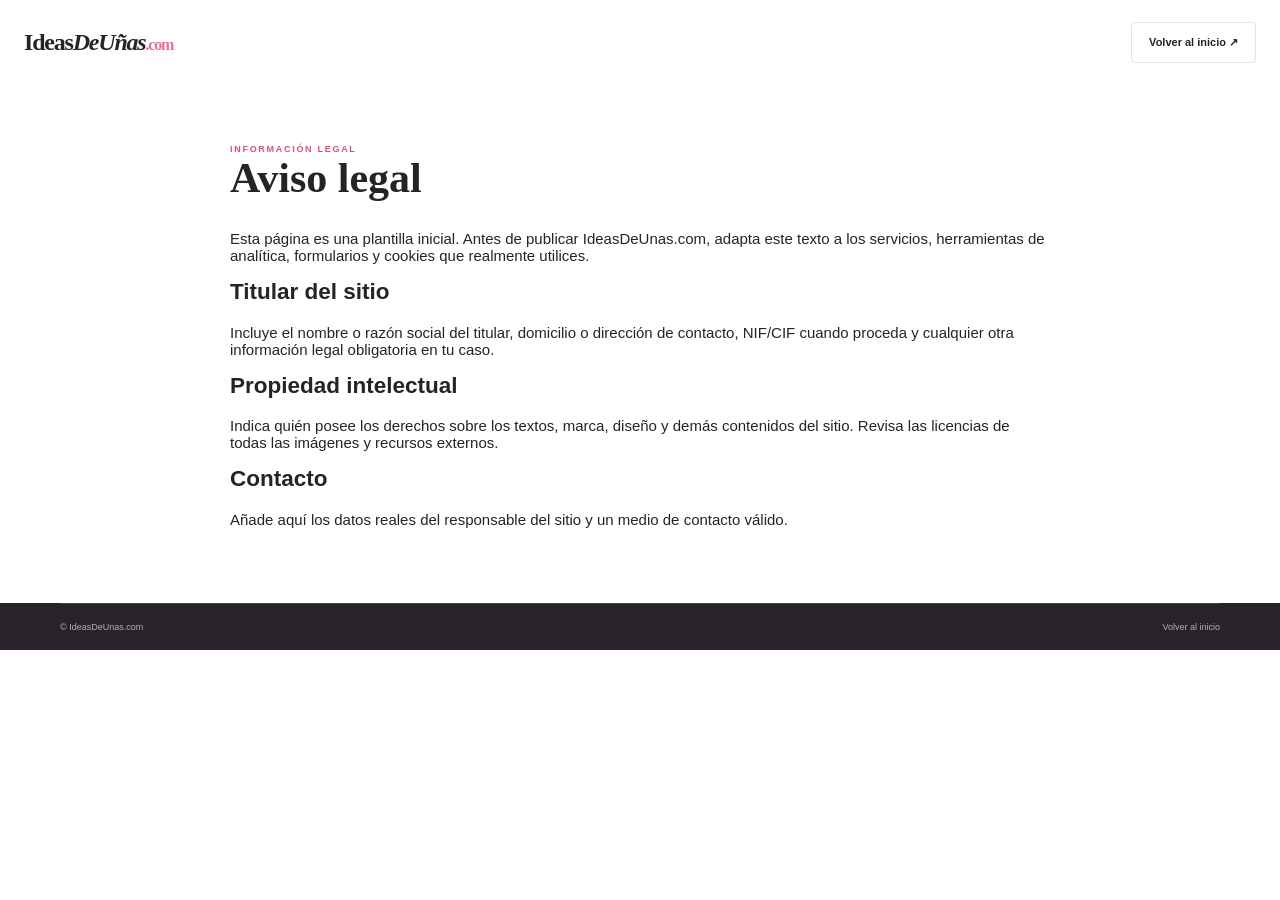
<file: aviso-legal.html>
<!doctype html><html lang="es"><head><meta charset="utf-8"><meta name="viewport" content="width=device-width,initial-scale=1"><title>Aviso legal | IdeasDeUnas.com</title><link rel="stylesheet" href="styles.css"></head><body><header class="site-header"><a class="brand" href="index.html"><span class="brand-fallback">Ideas<span>DeUñas</span><i>.com</i></span></a><a class="header-cta" href="index.html">Volver al inicio ↗</a></header><main class="section-wrap" style="padding:60px 0;max-width:820px"><div class="eyebrow">INFORMACIÓN LEGAL</div><h1 style="font-family:var(--serif);font-size:42px">Aviso legal</h1><p>Esta página es una plantilla inicial. Antes de publicar IdeasDeUnas.com, adapta este texto a los servicios, herramientas de analítica, formularios y cookies que realmente utilices.</p><h2>Titular del sitio</h2><p>Incluye el nombre o razón social del titular, domicilio o dirección de contacto, NIF/CIF cuando proceda y cualquier otra información legal obligatoria en tu caso.</p><h2>Propiedad intelectual</h2><p>Indica quién posee los derechos sobre los textos, marca, diseño y demás contenidos del sitio. Revisa las licencias de todas las imágenes y recursos externos.</p><h2>Contacto</h2><p>Añade aquí los datos reales del responsable del sitio y un medio de contacto válido.</p></main><footer class="site-footer"><div class="footer-bottom section-wrap"><span>© IdeasDeUnas.com</span><a href="index.html">Volver al inicio</a></div></footer></body></html>
</file>
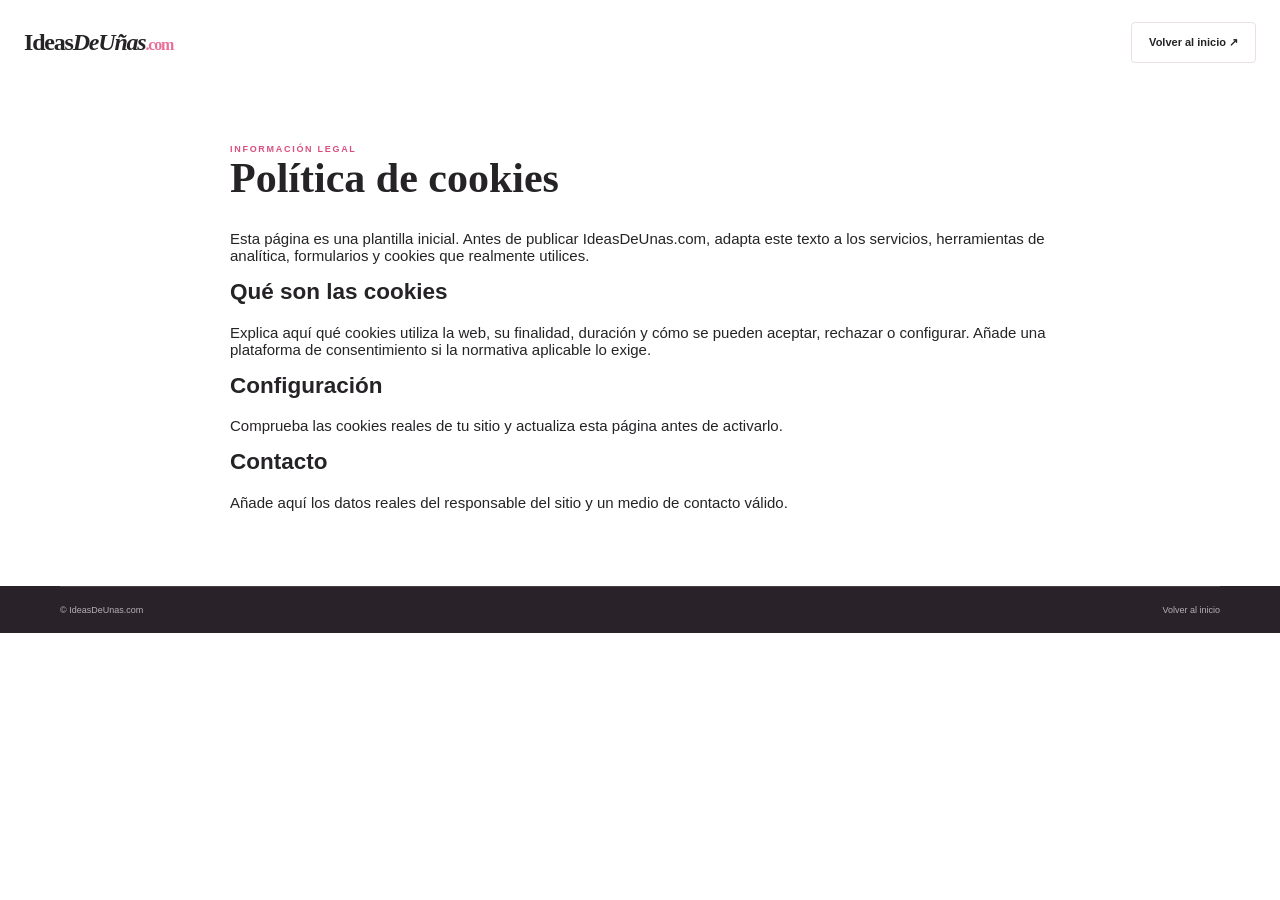
<file: cookies.html>
<!doctype html><html lang="es"><head><meta charset="utf-8"><meta name="viewport" content="width=device-width,initial-scale=1"><title>Política de cookies | IdeasDeUnas.com</title><link rel="stylesheet" href="styles.css"></head><body><header class="site-header"><a class="brand" href="index.html"><span class="brand-fallback">Ideas<span>DeUñas</span><i>.com</i></span></a><a class="header-cta" href="index.html">Volver al inicio ↗</a></header><main class="section-wrap" style="padding:60px 0;max-width:820px"><div class="eyebrow">INFORMACIÓN LEGAL</div><h1 style="font-family:var(--serif);font-size:42px">Política de cookies</h1><p>Esta página es una plantilla inicial. Antes de publicar IdeasDeUnas.com, adapta este texto a los servicios, herramientas de analítica, formularios y cookies que realmente utilices.</p><h2>Qué son las cookies</h2><p>Explica aquí qué cookies utiliza la web, su finalidad, duración y cómo se pueden aceptar, rechazar o configurar. Añade una plataforma de consentimiento si la normativa aplicable lo exige.</p><h2>Configuración</h2><p>Comprueba las cookies reales de tu sitio y actualiza esta página antes de activarlo.</p><h2>Contacto</h2><p>Añade aquí los datos reales del responsable del sitio y un medio de contacto válido.</p></main><footer class="site-footer"><div class="footer-bottom section-wrap"><span>© IdeasDeUnas.com</span><a href="index.html">Volver al inicio</a></div></footer></body></html>
</file>
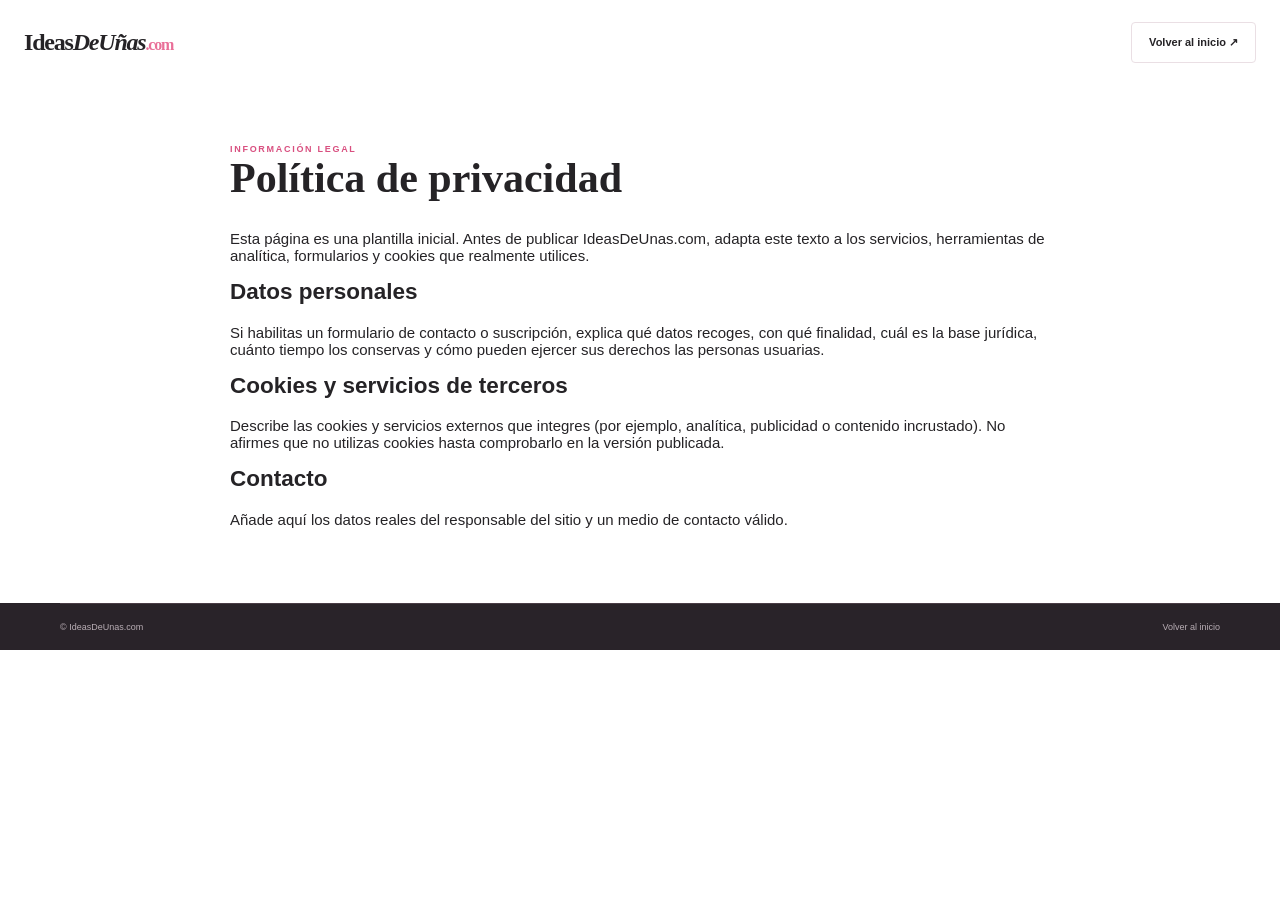
<file: privacidad.html>
<!doctype html><html lang="es"><head><meta charset="utf-8"><meta name="viewport" content="width=device-width,initial-scale=1"><title>Política de privacidad | IdeasDeUnas.com</title><link rel="stylesheet" href="styles.css"></head><body><header class="site-header"><a class="brand" href="index.html"><span class="brand-fallback">Ideas<span>DeUñas</span><i>.com</i></span></a><a class="header-cta" href="index.html">Volver al inicio ↗</a></header><main class="section-wrap" style="padding:60px 0;max-width:820px"><div class="eyebrow">INFORMACIÓN LEGAL</div><h1 style="font-family:var(--serif);font-size:42px">Política de privacidad</h1><p>Esta página es una plantilla inicial. Antes de publicar IdeasDeUnas.com, adapta este texto a los servicios, herramientas de analítica, formularios y cookies que realmente utilices.</p><h2>Datos personales</h2><p>Si habilitas un formulario de contacto o suscripción, explica qué datos recoges, con qué finalidad, cuál es la base jurídica, cuánto tiempo los conservas y cómo pueden ejercer sus derechos las personas usuarias.</p><h2>Cookies y servicios de terceros</h2><p>Describe las cookies y servicios externos que integres (por ejemplo, analítica, publicidad o contenido incrustado). No afirmes que no utilizas cookies hasta comprobarlo en la versión publicada.</p><h2>Contacto</h2><p>Añade aquí los datos reales del responsable del sitio y un medio de contacto válido.</p></main><footer class="site-footer"><div class="footer-bottom section-wrap"><span>© IdeasDeUnas.com</span><a href="index.html">Volver al inicio</a></div></footer></body></html>
</file>
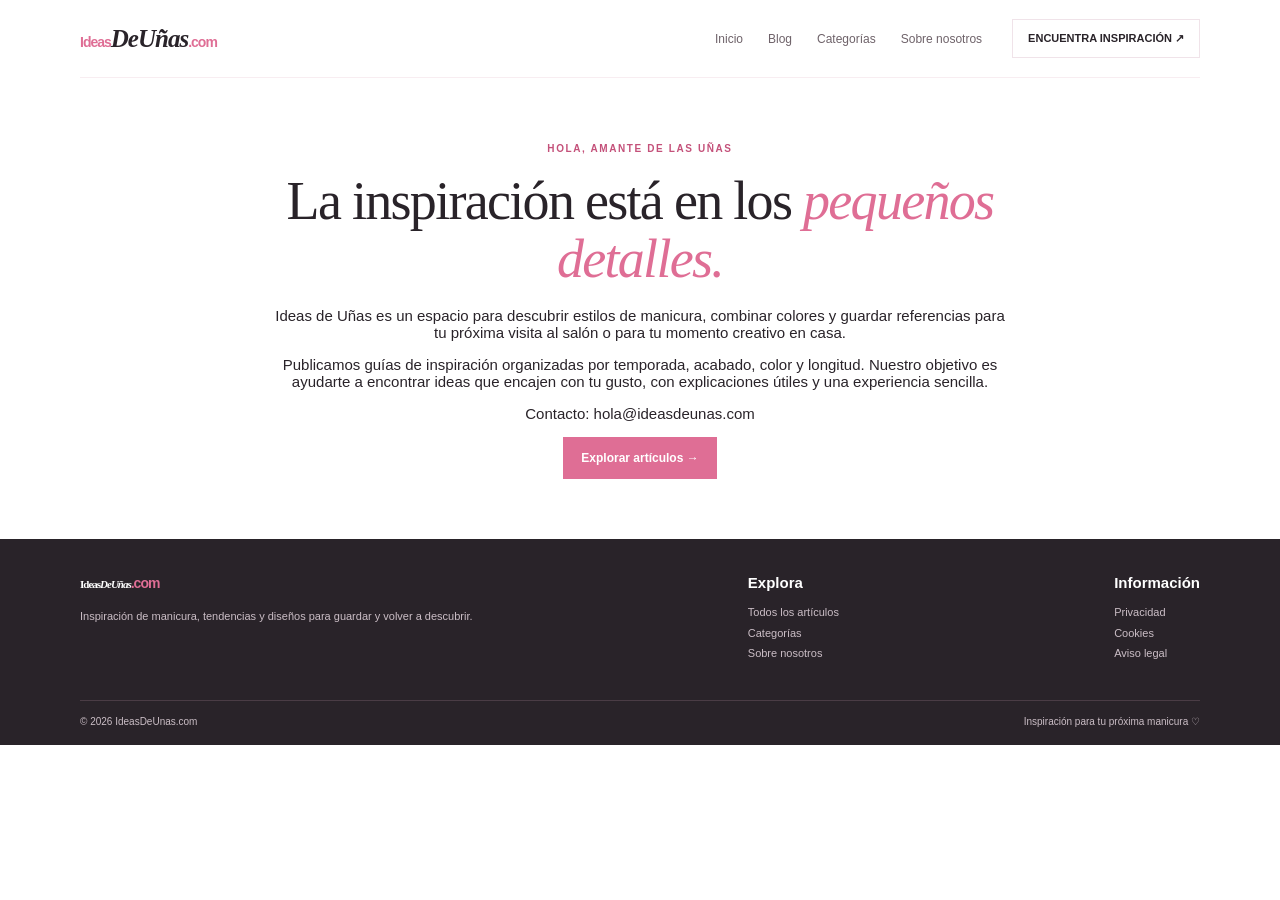
<file: sobre-nosotros.html>
<!doctype html><html lang="es"><head><meta charset="utf-8"><meta name="viewport" content="width=device-width, initial-scale=1"><title>Sobre Ideas de Uñas | IdeasDeUnas.com</title><meta name="description" content="Conoce Ideas de Uñas, un espacio de inspiración para descubrir diseños, colores y tendencias de manicura."><link rel="canonical" href="https://ideasdeunas.com/sobre-nosotros.html"><meta property="og:site_name" content="Ideas de Uñas"><meta property="og:type" content="website"><meta property="og:title" content="Sobre Ideas de Uñas | IdeasDeUnas.com"><meta property="og:description" content="Conoce Ideas de Uñas, un espacio de inspiración para descubrir diseños, colores y tendencias de manicura."><meta property="og:url" content="https://ideasdeunas.com/sobre-nosotros.html"><meta property="og:image" content="https://ideasdeunas.com/images/otono-demo.svg"><link rel="stylesheet" href="/blog.css"><script defer src="/blog.js"></script></head><body><header class="header container"><a class="logo" href="/"><span>Ideas</span><em>DeUñas</em><span>.com</span></a><button class="menu" aria-expanded="false" aria-label="Abrir menú">☰</button><nav aria-label="Navegación principal"><a href="/">Inicio</a><a href="/blog/">Blog</a><a href="/#categorias">Categorías</a><a href="/sobre-nosotros.html">Sobre nosotros</a></nav><a class="nav-cta" href="/blog/">ENCUENTRA INSPIRACIÓN ↗</a></header><main class="container"><section class="intro"><p class="eyebrow">HOLA, AMANTE DE LAS UÑAS</p><h1>La inspiración está en los <em>pequeños detalles.</em></h1><p>Ideas de Uñas es un espacio para descubrir estilos de manicura, combinar colores y guardar referencias para tu próxima visita al salón o para tu momento creativo en casa.</p><p>Publicamos guías de inspiración organizadas por temporada, acabado, color y longitud. Nuestro objetivo es ayudarte a encontrar ideas que encajen con tu gusto, con explicaciones útiles y una experiencia sencilla.</p><p>Contacto: <a href="mailto:hola@ideasdeunas.com">hola@ideasdeunas.com</a></p><a class="button" href="/blog/">Explorar artículos →</a></section></main><footer class="footer"><div class="container"><div class="footer-inner"><div><a class="logo" href="/" style="color:white">Ideas<em>DeUñas</em><span>.com</span></a><p>Inspiración de manicura, tendencias y diseños para guardar y volver a descubrir.</p></div><div><strong>Explora</strong><p><a href="/blog/">Todos los artículos</a><br><a href="/#categorias">Categorías</a><br><a href="/sobre-nosotros.html">Sobre nosotros</a></p></div><div><strong>Información</strong><p><a href="/privacidad.html">Privacidad</a><br><a href="/cookies.html">Cookies</a><br><a href="/aviso-legal.html">Aviso legal</a></p></div></div><div class="footer-bottom"><span>© 2026 IdeasDeUnas.com</span><span>Inspiración para tu próxima manicura ♡</span></div></div></footer></body></html>
</file>
<file: blog.css>
:root{--ink:#292329;--pink:#df6e95;--blush:#fff5f8;--line:#f0e3e9;--muted:#786c74;--serif:Georgia,'Times New Roman',serif;--sans:Arial,Helvetica,sans-serif}
*{box-sizing:border-box}body{margin:0;color:var(--ink);font-family:var(--sans);background:#fff;font-size:15px}a{color:inherit;text-decoration:none}img{max-width:100%;display:block}.container{width:min(1120px,calc(100% - 36px));margin:auto}
.header{height:78px;display:flex;align-items:center;gap:30px;border-bottom:1px solid #f8edf1}.logo{font:700 25px var(--serif);letter-spacing:-1px}.logo em{font-style:italic}.logo span{color:var(--pink);font:700 14px var(--sans)}nav{margin-left:auto;display:flex;gap:25px}nav a{font-size:12px;color:#6e6269}nav a:hover,.text-link:hover{color:var(--pink)}.nav-cta{font-size:11px;font-weight:bold;border:1px solid var(--line);padding:12px 15px}.hero{display:grid;grid-template-columns:1fr .9fr;gap:65px;align-items:center;padding:55px 0 75px}.eyebrow{font-size:10px;font-weight:bold;letter-spacing:.16em;color:#c4517a}.hero h1,.intro h1{font:500 clamp(44px,5vw,66px)/1.08 var(--serif);letter-spacing:-1.7px;margin:18px 0}.hero h1 em,.intro h1 em{color:var(--pink)}.hero p:not(.eyebrow){color:var(--muted);line-height:1.9;font-size:14px;max-width:450px}.actions{display:flex;gap:20px;align-items:center;margin-top:24px}.button{display:inline-block;background:var(--pink);color:white;padding:14px 18px;font-size:12px;font-weight:bold}.text-link{font-size:11px;font-weight:bold}.hero-image{height:420px;background:linear-gradient(140deg,#f8dfe7,#e8d8e9);border-radius:160px 160px 3px 3px;display:flex;align-items:center;justify-content:center;text-align:center;padding:35px;position:relative}.hero-image .image-label{font:italic 30px var(--serif);color:#8f536b}.hero-image small{position:absolute;bottom:17px;left:17px;background:white;padding:10px;font-size:9px;letter-spacing:.1em}.section-heading{display:flex;align-items:end;justify-content:space-between;gap:20px;margin:0 0 25px}.section-heading h2,.category-heading{font:500 34px var(--serif);margin:8px 0}.feature{display:grid;grid-template-columns:1fr 1fr;border:1px solid var(--line);margin-bottom:22px}.feature-art{min-height:270px;background:linear-gradient(135deg,#ead5dd,#b99eaf);display:grid;place-items:center;text-align:center;padding:20px;color:#fff;font:italic 34px var(--serif)}.feature-copy{padding:30px;align-self:center}.pill{display:inline-block;background:#fff0f5;color:#b34d72;padding:7px 9px;text-transform:uppercase;letter-spacing:.08em;font-size:9px}.feature h3{font:500 31px/1.2 var(--serif);margin:15px 0 10px}.feature p,.card p{color:var(--muted);font-size:12px;line-height:1.8}.grid{display:grid;grid-template-columns:repeat(3,1fr);gap:18px}.card{border:1px solid var(--line);transition:.2s}.card:hover{transform:translateY(-3px);box-shadow:0 10px 25px #40203112}.card-art{height:190px;display:grid;place-items:center;text-align:center;padding:18px;font:italic 24px var(--serif);color:#8c5068;background:linear-gradient(135deg,#f8e5eb,#e5d9e9)}.card-copy{padding:16px}.card h3{font:500 21px/1.3 var(--serif);margin:9px 0}.category{font-size:9px;letter-spacing:.1em;text-transform:uppercase;color:#bd5278;font-weight:bold}.read{font-size:11px;font-weight:bold;color:#bd5278}.category-band{background:var(--blush);margin-top:70px;padding:55px 0}.category-band h2{font:500 35px var(--serif);margin:8px 0 25px}.category-grid{display:grid;grid-template-columns:repeat(4,1fr);gap:12px}.category-tile{background:#fff;border:1px solid var(--line);padding:22px 12px;text-align:center}.category-tile b{display:block;font:500 19px var(--serif);margin:8px}.category-tile small{font-size:10px;color:var(--muted)}.newsletter{padding:65px 0;display:flex;justify-content:space-between;align-items:center;gap:30px}.newsletter h2{font:500 34px var(--serif);margin:10px 0}.newsletter p{font-size:12px;color:var(--muted);line-height:1.8;max-width:500px}.footer{background:#292329;color:white;padding:35px 0 18px;margin-top:25px}.footer-inner{display:flex;justify-content:space-between;gap:30px}.footer p,.footer a{font-size:11px;color:#cbbec6;line-height:1.9}.footer-bottom{border-top:1px solid #4a3c45;margin-top:25px;padding-top:15px;display:flex;justify-content:space-between;color:#cbbec6;font-size:10px}.intro{text-align:center;padding:55px 0 35px;max-width:730px;margin:auto}.intro h1{font-size:54px}.intro p:last-child{color:var(--muted);line-height:1.8;font-size:13px}.article-layout{max-width:800px;margin:auto;padding-bottom:45px}.breadcrumbs{font-size:10px;color:#968991;padding:22px 0}.article-head{text-align:center;padding:15px 0 25px}.article-head h1{font:500 clamp(36px,5vw,55px)/1.15 var(--serif);letter-spacing:-1px;margin:15px 0}.article-head p{color:var(--muted);line-height:1.8}.date{font-size:10px;color:#968991}.article-cover{height:340px;background:linear-gradient(135deg,#f3dce4,#d8c9dd);display:grid;place-items:center;text-align:center;color:#8c5068;font:italic 34px var(--serif);padding:20px}.article-body{max-width:690px;margin:30px auto;font-size:15px;line-height:1.95;color:#52474e}.article-body h2{font:500 29px var(--serif);color:var(--ink);margin:38px 0 12px}.article-body p{margin:0 0 18px}.article-body ul{padding-left:22px}.article-body li{margin:8px 0}.pin-cta{display:flex;justify-content:space-between;align-items:center;gap:20px;background:var(--blush);padding:22px;margin:30px 0}.pin-cta p{font-size:11px;color:var(--muted)}.pin-button{background:#bd1e2d;color:white;padding:13px 15px;font-size:11px;font-weight:bold;white-space:nowrap}.post-list{padding-bottom:55px}.menu{display:none}
@media(max-width:760px){.header{height:68px;gap:10px}.logo{font-size:21px}nav{display:none;position:absolute;top:68px;left:0;right:0;background:white;padding:15px 20px;border:1px solid var(--line);z-index:3;flex-direction:column;gap:15px}nav.open{display:flex}.menu{display:block;margin-left:auto;border:1px solid var(--line);background:white;padding:10px}.nav-cta{display:none}.hero{grid-template-columns:1fr;gap:25px;padding:38px 0 50px}.hero h1{font-size:48px}.hero-image{height:330px}.section-heading{align-items:flex-start;flex-direction:column}.feature{grid-template-columns:1fr}.feature-art{min-height:210px}.feature-copy{padding:22px}.grid{grid-template-columns:repeat(2,1fr);gap:12px}.card-art{height:160px}.card-copy{padding:12px}.card h3{font-size:18px}.category-grid{grid-template-columns:repeat(2,1fr)}.newsletter{display:block;padding:45px 0}.footer-inner{flex-direction:column;gap:10px}.intro{padding:40px 0 25px}.intro h1{font-size:40px}.article-cover{height:260px}.pin-cta{align-items:flex-start;flex-direction:column}.pin-button{width:100%;text-align:center}}
@media(max-width:430px){.grid{grid-template-columns:1fr}.card-art{height:200px}.hero h1{font-size:42px}.hero-image{height:280px}.feature h3{font-size:27px}.article-head h1{font-size:36px}}
</file>
<file: styles.css>
/* IdeasDeUnas.com — responsive editorial beauty design */
:root{--ink:#252326;--muted:#777077;--pink:#e96f98;--pink-dark:#d95080;--blush:#fff5f7;--rose:#f8e6ec;--line:#eee4e8;--white:#fff;--serif:"Playfair Display",Georgia,serif;--sans:"DM Sans",Arial,sans-serif;--shadow:0 20px 60px rgba(67,30,45,.10)}
*{box-sizing:border-box}html{scroll-behavior:smooth;scroll-padding-top:100px}body{margin:0;color:var(--ink);font-family:var(--sans);background:#fff;font-size:15px;-webkit-font-smoothing:antialiased}a{color:inherit;text-decoration:none}button,input{font:inherit}button{cursor:pointer}.section-wrap{width:min(1160px,calc(100% - 48px));margin-inline:auto}.announcement{height:34px;background:#292329;color:#fff;text-align:center;display:flex;align-items:center;justify-content:center;gap:9px;font-size:10px;letter-spacing:.13em;text-transform:uppercase}.announcement-dot{height:5px;width:5px;border-radius:50%;background:#f3a6be}.announcement-sparkle{color:#f3a6be}.site-header{height:84px;display:flex;align-items:center;justify-content:space-between;width:min(1320px,calc(100% - 48px));margin:auto;gap:28px;background:#fff;position:relative;z-index:10}.brand{display:flex;align-items:center;min-width:190px}.brand-logo{display:block;width:190px;height:auto;max-height:65px;object-fit:contain}.brand-fallback{font-family:var(--serif);font-size:24px;font-weight:700;letter-spacing:-1.2px;white-space:nowrap}.brand-fallback span{font-style:italic}.brand-fallback i{font-size:16px;color:var(--pink);font-style:normal}.main-nav{display:flex;align-items:center;gap:34px;margin-left:auto;margin-right:auto}.nav-link{font-size:12px;color:#686068;transition:color .2s}.nav-link:hover,.nav-link.active{color:var(--pink-dark)}.header-cta{border:1px solid #eadfe4;border-radius:4px;padding:13px 17px;font-size:11px;font-weight:700;white-space:nowrap;transition:.2s}.header-cta span{color:var(--pink);margin-left:10px}.header-cta:hover{border-color:var(--pink);background:var(--blush)}.menu-toggle{display:none;background:none;border:0}.hero{display:grid;grid-template-columns:1fr 1fr;align-items:center;gap:64px;padding-top:52px;padding-bottom:90px;min-height:590px}.hero-copy{position:relative;padding:22px 0 12px}.eyebrow{font-size:9px;letter-spacing:.19em;font-weight:700;color:var(--pink-dark);display:flex;align-items:center;gap:10px}.eyebrow-line{width:24px;height:1px;background:var(--pink)}h1,h2,h3,p{margin-top:0}.hero h1{font-family:var(--serif);font-size:clamp(42px,5.1vw,68px);line-height:1.1;letter-spacing:-2.5px;font-weight:500;margin:24px 0 20px}.hero h1 em{font-weight:500;color:var(--pink);position:relative}.hero-description{color:var(--muted);font-size:13px;line-height:1.95;max-width:430px;margin-bottom:28px}.hero-actions{display:flex;align-items:center;gap:27px}.button{display:inline-flex;align-items:center;justify-content:center;gap:24px;padding:15px 20px;border:1px solid transparent;border-radius:3px;font-size:11px;font-weight:700;transition:transform .2s,background .2s,border .2s}.button:hover{transform:translateY(-2px)}.button-primary{background:var(--pink);color:#fff;box-shadow:0 8px 22px rgba(233,111,152,.18)}.button-primary:hover{background:var(--pink-dark)}.button span{font-size:17px;font-weight:400}.text-link{font-size:11px;font-weight:700;display:inline-flex;gap:12px;align-items:center}.text-link span{font-size:16px;color:var(--pink)}.hero-social-proof{display:flex;align-items:center;gap:13px;margin-top:44px}.avatar-stack{display:flex}.avatar-stack span{width:29px;height:29px;display:grid;place-items:center;background:#f9dce5;border:2px solid white;border-radius:50%;margin-left:-5px;color:#bd5578;font-size:14px}.avatar-stack span:first-child{margin-left:0;background:#f3e7d9}.avatar-stack span:last-child{background:#e6e5f4;color:#8170ad}.hero-social-proof strong,.hero-social-proof small{display:block}.hero-social-proof strong{font-size:10px}.hero-social-proof small{font-size:9px;color:#938991;margin-top:4px}.hero-doodle{position:absolute;color:#e8a1b8;font-size:30px}.doodle-one{right:8%;top:3%}.hero-visual{height:440px;position:relative;display:flex;align-items:center;justify-content:center}.hero-image-main{width:74%;height:390px;position:absolute;right:7%;top:12px;border-radius:160px 160px 5px 5px;overflow:hidden;background:#f5e3e8;box-shadow:var(--shadow)}.hero-image-main img,.hero-image-small img,.design-photo img,.editorial-photo img,.blog-image img{width:100%;height:100%;object-fit:cover;display:block;transition:transform .7s}.hero-image-main img{object-position:center}.hero-image-main:hover img,.design-card:hover .design-photo img,.blog-card:hover .blog-image img{transform:scale(1.04)}.image-label{position:absolute;bottom:18px;left:18px;right:18px;background:rgba(255,255,255,.94);backdrop-filter:blur(10px);padding:13px;display:flex;align-items:center;gap:12px;border-radius:3px}.label-icon{background:var(--blush);width:32px;height:32px;display:grid;place-items:center;color:var(--pink);border-radius:50%}.image-label strong,.image-label small{display:block}.image-label strong{font-size:10px}.image-label small{font-size:9px;color:var(--muted);margin-top:4px}.hero-image-small{position:absolute;width:130px;height:160px;left:1%;bottom:22px;border:7px solid #fff;box-shadow:var(--shadow);overflow:hidden;border-radius:80px 80px 5px 5px;transform:rotate(-7deg);z-index:2}.floating-note{position:absolute;right:0;top:47px;background:#f8e6ec;border-radius:50%;width:94px;height:94px;display:flex;flex-direction:column;justify-content:center;align-items:center;text-align:center;font-family:var(--serif);font-size:12px;line-height:1.35;transform:rotate(8deg);z-index:3}.floating-note span{font-size:18px;color:var(--pink);margin-bottom:3px}.hero-orbit{position:absolute;width:92%;height:85%;border:1px solid #f4dbe4;border-radius:50%;transform:rotate(-24deg);z-index:-1}.doodle-two{right:7%;bottom:0;font-size:36px}.category-section{padding:58px 0 92px;border-top:1px solid #f7eef1}.section-heading{display:flex;align-items:end;justify-content:space-between;gap:30px;margin-bottom:29px}.section-heading h2,.editorial h2,.newsletter-copy h2{font-family:var(--serif);font-weight:500;font-size:clamp(28px,3vw,38px);letter-spacing:-.8px;margin:12px 0 0;line-height:1.2}.section-heading>p{max-width:310px;color:var(--muted);font-size:11px;line-height:1.8;margin:0 0 3px}.category-grid{display:grid;grid-template-columns:repeat(4,1fr);gap:14px}.category-card{position:relative;display:flex;flex-direction:column;align-items:flex-start;text-align:left;padding:18px 19px 20px;border:1px solid transparent;border-radius:4px;min-height:165px;overflow:hidden;transition:transform .25s,border .25s}.category-card:hover{transform:translateY(-4px);border-color:#eccbd6}.cat-pink{background:#fff0f4}.cat-lilac{background:#f3f0fb}.cat-peach{background:#fff3e9}.cat-green{background:#eff5ed}.category-art{align-self:flex-end;height:45px;min-width:48px;display:grid;place-items:center;font-size:35px;font-family:var(--serif);font-weight:500;opacity:.75;margin-bottom:4px}.art-elegant{color:#d8678c}.art-french{color:#9b89c5;font-size:48px}.art-minimal{color:#d59c7c;font-size:28px;letter-spacing:5px}.art-color{color:#78976e}.category-name{font-family:var(--serif);font-size:19px;margin-bottom:5px}.category-sub{font-size:10px;color:#80757c}.category-arrow{position:absolute;right:17px;bottom:19px;color:#b4a4ab;font-size:15px}.inspiration-section{background:#fff8fa;padding:80px 0 84px}.inspiration-heading{margin-bottom:27px}.inspiration-heading h2 span{font-family:var(--sans);font-size:24px;color:var(--pink);vertical-align:middle}.filter-row{display:flex;align-items:center;gap:9px;flex-wrap:wrap;margin-bottom:26px}.filter-chip{background:#fff;border:1px solid #f0e5e9;border-radius:30px;padding:10px 14px;font-size:10px;color:#746a71;transition:.2s}.filter-chip:hover,.filter-chip.selected{background:#292329;color:white;border-color:#292329}.search-box{margin-left:auto;background:#fff;border:1px solid #f0e5e9;border-radius:30px;display:flex;align-items:center;gap:8px;padding:0 10px;height:36px;min-width:205px}.search-box>span{font-size:20px;color:var(--pink)}.search-box input{border:0;outline:0;width:100%;min-width:0;font-size:10px;color:var(--ink);background:transparent}.search-box kbd{font-size:9px;color:#b2a7ad;border:1px solid #eee4e8;border-radius:3px;padding:2px 5px}.design-grid{display:grid;grid-template-columns:repeat(3,1fr);gap:30px 19px}.design-card{min-width:0}.design-photo{height:280px;position:relative;overflow:hidden;border-radius:3px;background:#f0e2e7}.design-photo img{object-position:center}.photo-tag{position:absolute;top:13px;left:13px;background:#fff;padding:7px 10px;font-size:9px;letter-spacing:.03em;border-radius:2px}.tag-new{background:#292329;color:#fff}.save-button{position:absolute;top:11px;right:11px;border:0;background:rgba(255,255,255,.94);width:32px;height:32px;border-radius:50%;font-size:20px;line-height:1;color:#5e5359;display:grid;place-items:center;transition:.2s}.save-button:hover,.save-button[aria-pressed="true"]{background:var(--pink);color:#fff}.design-info{display:flex;justify-content:space-between;align-items:flex-start;padding:14px 2px 0}.design-info h3{font-family:var(--serif);font-size:17px;font-weight:500;margin-bottom:6px}.design-info p{font-size:10px;color:#968992;margin:0}.design-number{font-size:10px;color:#c9b8c0;letter-spacing:.1em}.center-action{text-align:center;margin-top:40px}.button-outline{background:transparent;border-color:#e7cfd8;color:#54444c;min-width:210px}.button-outline:hover{border-color:var(--pink);background:#fff}.empty-state{text-align:center;padding:45px 10px;color:var(--muted);font-family:var(--serif);font-size:19px}.saved-note{text-align:center;font-size:11px;color:var(--pink-dark);min-height:15px;margin:12px 0 0}.editorial{display:grid;grid-template-columns:1fr 1fr;align-items:center;gap:90px;padding-top:100px;padding-bottom:100px}.editorial-art{height:390px;position:relative;padding:0 40px 20px 0}.editorial-photo{height:100%;width:83%;overflow:hidden;border-radius:150px 150px 4px 4px;background:#f5e2e8}.editorial-photo img{object-position:center}.editorial-sticker{position:absolute;right:0;bottom:25px;background:#f6e4eb;border-radius:50%;width:132px;height:132px;display:flex;flex-direction:column;align-items:center;justify-content:center;text-align:center;transform:rotate(8deg);color:#3b3037}.editorial-sticker span{font-size:23px;color:var(--pink)}.editorial-sticker small{font-size:7px;letter-spacing:.16em;margin:4px 0}.editorial-sticker strong{font-family:var(--serif);font-size:20px;line-height:1.05;font-weight:500}.editorial-copy{max-width:440px}.editorial-copy h2{font-size:clamp(32px,3.5vw,44px);margin:18px 0}.editorial-copy>p{font-size:12px;line-height:2;color:var(--muted);margin-bottom:25px}.editorial-signature{font-family:var(--serif);font-size:13px;color:#8e8188;margin-top:25px}.editorial-signature span{font-style:italic;color:var(--pink-dark)}.blog-section{background:#fcf9fa;padding:80px 0 88px}.blog-grid{display:grid;grid-template-columns:repeat(3,1fr);gap:20px}.blog-card{background:white;border:1px solid #f2e9ed}.blog-image{display:block;position:relative;height:205px;overflow:hidden;background:#f2e4e9}.blog-image span{position:absolute;bottom:13px;left:13px;background:white;padding:7px 9px;font-size:8px;letter-spacing:.13em}.blog-content{padding:20px 20px 22px}.blog-meta{font-size:8px;color:#b18b9a;letter-spacing:.12em;margin-bottom:12px}.blog-content h3{font-family:var(--serif);font-size:19px;line-height:1.35;font-weight:500;margin-bottom:10px}.blog-content>p:not(.blog-meta){font-size:10px;color:var(--muted);line-height:1.8;margin-bottom:18px}.read-more{font-size:10px;font-weight:700;display:flex;justify-content:space-between;border-top:1px solid #f2e9ed;padding-top:14px}.read-more span{font-size:16px;color:var(--pink)}.newsletter-section{display:flex;align-items:center;gap:22px;padding-top:52px;padding-bottom:52px}.newsletter-icon{height:55px;width:55px;border-radius:50%;background:#fff0f4;color:var(--pink);display:grid;place-items:center;font-size:23px;flex-shrink:0}.newsletter-copy{flex:1}.newsletter-copy .eyebrow{margin-bottom:7px}.newsletter-copy h2{font-size:26px;margin:0 0 6px}.newsletter-copy>p:last-child{font-size:10px;color:var(--muted);margin:0}.newsletter-form{width:350px;display:grid;grid-template-columns:1fr auto;gap:7px}.newsletter-form input{height:43px;border:1px solid #eaddE3;border-radius:3px;padding:0 12px;font-size:10px;min-width:0;outline-color:var(--pink)}.newsletter-form button{background:#292329;color:white;border:0;border-radius:3px;padding:0 14px;font-size:10px;font-weight:700}.newsletter-form button span{color:#f3a6be;margin-left:8px;font-size:15px}.newsletter-form small{grid-column:1/-1;font-size:9px;color:#a59aa0}.site-footer{background:#292329;color:#fff}.footer-main{display:grid;grid-template-columns:1.6fr 1fr 1fr 1fr;gap:50px;padding-top:56px;padding-bottom:50px}.footer-brand .brand{margin-bottom:15px}.footer-brand .brand-fallback{font-size:23px;color:white}.footer-brand .brand-fallback i{color:#f18eae}.footer-brand>p{font-size:10px;line-height:1.9;color:#c1b6bd;max-width:250px;margin-bottom:18px}.social-links{display:flex;gap:8px}.social-links a{height:28px;width:28px;border:1px solid #5a4c55;border-radius:50%;display:grid;place-items:center;font-size:10px;color:#f2c5d3}.footer-column{display:flex;flex-direction:column;gap:13px}.footer-column h3{font-size:10px;letter-spacing:.08em;margin:5px 0 5px;color:#f6d7e1}.footer-column a{font-size:10px;color:#c1b6bd;transition:color .2s}.footer-column a:hover{color:#fff}.footer-bottom{border-top:1px solid #4a3d46;padding-top:18px;padding-bottom:18px;display:flex;justify-content:space-between;gap:20px;color:#b9aeb5;font-size:9px}.sr-only{position:absolute;width:1px;height:1px;padding:0;margin:-1px;overflow:hidden;clip:rect(0,0,0,0);white-space:nowrap;border:0}
@media(min-width:1400px){.hero{padding-top:70px;padding-bottom:105px}.hero-visual{height:480px}.hero-image-main{height:430px}.design-photo{height:310px}}
@media(max-width:1000px){.site-header{gap:15px}.brand{min-width:155px}.brand-logo{width:160px}.main-nav{gap:19px}.header-cta{padding:12px;font-size:10px}.hero{gap:30px}.hero h1{font-size:54px}.hero-visual{height:390px}.hero-image-main{height:350px}.category-card{padding:15px}.design-photo{height:235px}.editorial{gap:45px}.blog-image{height:170px}.footer-main{gap:30px}}
@media(max-width:760px){.section-wrap{width:min(100% - 36px,540px)}.announcement{font-size:8px;height:31px}.site-header{height:70px;width:calc(100% - 36px)}.brand{min-width:0}.brand-logo{width:145px;max-height:54px}.brand-fallback{font-size:22px}.header-cta{display:none}.menu-toggle{display:flex;width:38px;height:38px;flex-direction:column;justify-content:center;gap:6px;align-items:center;border:1px solid #f0e2e8;border-radius:3px;margin-left:auto}.menu-toggle span{display:block;width:17px;height:1px;background:#332931;transition:.2s}.main-nav{display:none;position:absolute;top:64px;left:0;right:0;margin:0;background:white;border:1px solid #f2e6eb;box-shadow:0 18px 30px rgba(50,25,37,.08);padding:15px;flex-direction:column;align-items:stretch;gap:0}.main-nav.open{display:flex}.nav-link{padding:13px 8px;border-bottom:1px solid #f7eff2}.nav-link:last-child{border:0}.hero{grid-template-columns:1fr;gap:25px;padding-top:40px;padding-bottom:58px;min-height:0}.hero-copy{padding-top:0}.hero h1{font-size:clamp(43px,10vw,58px);letter-spacing:-1.7px;margin-top:19px}.hero-description{font-size:12px;max-width:480px}.hero-social-proof{margin-top:29px}.hero-visual{height:360px;max-width:500px;width:100%;margin:auto}.hero-image-main{width:72%;height:330px;right:8%;top:4px}.hero-image-small{width:110px;height:132px;bottom:8px;left:0}.floating-note{width:82px;height:82px;font-size:11px;right:0;top:28px}.category-section{padding:48px 0 60px}.section-heading{align-items:flex-start;flex-direction:column;gap:13px;margin-bottom:22px}.section-heading h2,.editorial h2{font-size:32px}.section-heading>p{max-width:420px}.category-grid{grid-template-columns:repeat(2,1fr);gap:10px}.category-card{min-height:145px}.category-name{font-size:18px}.inspiration-section,.blog-section{padding:58px 0}.inspiration-heading{gap:15px}.filter-row{gap:7px}.filter-chip{padding:9px 11px;font-size:9px}.search-box{width:100%;margin:5px 0 0}.design-grid{grid-template-columns:repeat(2,minmax(0,1fr));gap:24px 12px}.design-photo{height:clamp(170px,48vw,260px)}.design-info h3{font-size:15px}.design-info p{font-size:9px}.photo-tag{font-size:8px;top:8px;left:8px;padding:6px}.save-button{top:7px;right:7px;width:29px;height:29px}.editorial{grid-template-columns:1fr;gap:32px;padding-top:65px;padding-bottom:65px}.editorial-art{height:330px;max-width:430px;width:100%;margin:auto}.editorial-photo{width:83%}.editorial-sticker{width:115px;height:115px}.editorial-copy{max-width:500px}.editorial-copy h2{font-size:36px}.blog-grid{grid-template-columns:1fr;gap:15px}.blog-card{display:grid;grid-template-columns:42% 1fr}.blog-image{height:100%;min-height:225px}.blog-content{padding:16px}.blog-content h3{font-size:17px}.blog-content>p:not(.blog-meta){font-size:10px}.newsletter-section{flex-wrap:wrap;gap:15px;padding-top:38px;padding-bottom:38px}.newsletter-icon{width:45px;height:45px}.newsletter-copy{width:calc(100% - 65px);flex:auto}.newsletter-copy h2{font-size:23px}.newsletter-form{width:100%;margin-top:5px}.footer-main{grid-template-columns:repeat(2,1fr);gap:30px 20px;padding-top:42px;padding-bottom:35px}.footer-brand{grid-column:1/-1}.footer-bottom{flex-direction:column;gap:8px;line-height:1.5}}
@media(max-width:390px){.section-wrap{width:calc(100% - 28px)}.hero h1{font-size:41px}.hero-actions{gap:16px}.button{padding:14px 13px;gap:13px}.text-link{font-size:10px}.hero-visual{height:315px}.hero-image-main{height:290px}.hero-image-small{width:90px;height:115px}.design-info h3{font-size:14px}.blog-card{grid-template-columns:1fr}.blog-image{height:180px;min-height:0}.blog-content{padding:17px}.newsletter-form{grid-template-columns:1fr}.newsletter-form button{height:42px}.newsletter-form small{grid-column:1}}
@media(prefers-reduced-motion:reduce){html{scroll-behavior:auto}*,*::before,*::after{transition:none!important;animation:none!important}}
</file>
